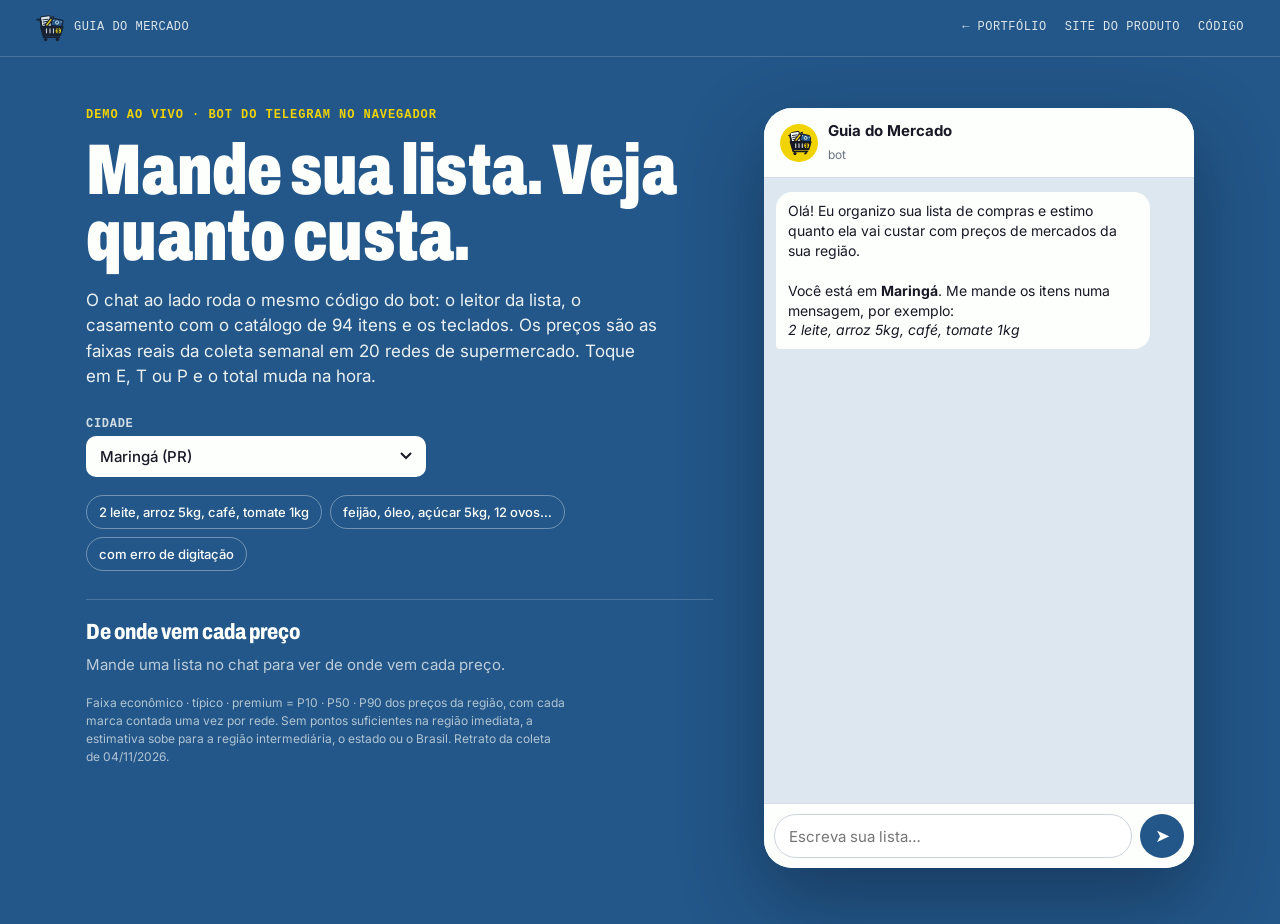
<file: demo/guia-do-mercado/index.html>
<!doctype html>
<html lang="pt-BR">
<head>
<meta charset="utf-8">
<meta name="viewport" content="width=device-width, initial-scale=1">
<title>Guia do Mercado · Demo</title>
<meta name="description" content="Teste o bot do Guia do Mercado no navegador: mande uma lista e veja a faixa de preço dos mercados da região, com dados reais da coleta.">
<meta name="theme-color" content="#235789">
<link rel="icon" href="favicon.svg" type="image/svg+xml">
<link rel="preconnect" href="https://fonts.googleapis.com">
<link rel="preconnect" href="https://fonts.gstatic.com" crossorigin>
<link href="https://fonts.googleapis.com/css2?family=Archivo:wdth,wght@62..125,100..900&family=Inter:wght@400;500;600;700&display=swap" rel="stylesheet">
<style>
  :root {
    --azul: #235789;
    --azul-fundo: #1B4670;
    --tinta: #161925;
    --papel: #FDFFFC;
    --amarelo: #F1D302;
    --vermelho: #C1292E;
    --cinza: #E9ECEF;
    --cinza-hover: #DCE1E6;
    --texto: #3B3F4A;
    --mono: ui-monospace, SFMono-Regular, Consolas, "Liberation Mono", Menlo, monospace;
  }
  * { box-sizing: border-box; }
  html, body { height: 100%; }
  body {
    margin: 0;
    background: var(--azul);
    color: var(--papel);
    font: 15px/1.5 Inter, system-ui, sans-serif;
    -webkit-font-smoothing: antialiased;
  }
  a { color: inherit; }
  :focus-visible { outline: 2px solid var(--amarelo); outline-offset: 2px; }

  .topo {
    display: flex; align-items: center; justify-content: space-between; gap: 16px;
    padding: 14px clamp(16px, 3vw, 36px);
    border-bottom: 1px solid rgba(255,255,255,.16);
    font: 500 12px/1.3 var(--mono); letter-spacing: .04em; text-transform: uppercase;
  }
  .topo nav { display: flex; gap: 18px; flex-wrap: wrap; }
  .topo a { text-decoration: none; opacity: .85; }
  .topo a:hover { opacity: 1; text-decoration: underline; }
  .marca { display: flex; align-items: center; gap: 10px; }
  .marca img { width: 28px; height: 28px; }

  main {
    display: grid; grid-template-columns: minmax(0, 1fr) 430px; gap: clamp(24px, 4vw, 64px);
    max-width: 1180px; margin: 0 auto; padding: clamp(24px, 4vw, 56px) clamp(16px, 3vw, 36px) 56px;
  }
  .rotulo { font: 600 12px/1.3 var(--mono); letter-spacing: .08em; text-transform: uppercase; color: var(--amarelo); }
  h1 {
    margin: 14px 0 18px;
    font-family: Archivo, sans-serif; font-stretch: 72%; font-weight: 900;
    font-size: clamp(40px, 5.6vw, 72px); line-height: .92; letter-spacing: -.01em;
  }
  .intro { max-width: 52ch; margin: 0 0 28px; font-size: 17px; opacity: .92; }

  .controles { display: grid; gap: 18px; margin-bottom: 28px; }
  .campo { display: grid; gap: 6px; max-width: 340px; }
  .campo span { font: 600 12px/1 var(--mono); letter-spacing: .06em; text-transform: uppercase; opacity: .8; }
  select {
    appearance: none; padding: 11px 40px 11px 14px; border: 0; border-radius: 10px;
    background: var(--papel) url("data:image/svg+xml,%3Csvg xmlns='http://www.w3.org/2000/svg' width='12' height='8'%3E%3Cpath d='M1 1l5 5 5-5' fill='none' stroke='%23161925' stroke-width='2'/%3E%3C/svg%3E") no-repeat right 14px center;
    color: var(--tinta); font: 500 15px Inter, sans-serif;
  }
  .exemplos { display: flex; flex-wrap: wrap; gap: 8px; }
  .exemplos button {
    padding: 8px 12px; border: 1px solid rgba(255,255,255,.35); border-radius: 999px;
    background: transparent; color: var(--papel); font: 500 13px Inter, sans-serif; cursor: pointer;
    transition: background-color .2s, color .2s, border-color .2s;
  }
  .exemplos button:hover { background: var(--amarelo); border-color: var(--amarelo); color: var(--tinta); }

  .origem { border-top: 1px solid rgba(255,255,255,.18); padding-top: 20px; }
  .origem header { display: flex; justify-content: space-between; align-items: baseline; gap: 12px; margin-bottom: 10px; }
  .origem h2 { margin: 0; font: 800 22px/1.1 Archivo, sans-serif; font-stretch: 80%; }
  .origem .total { font: 700 15px var(--mono); color: var(--amarelo); }
  .origem ul { list-style: none; margin: 0; padding: 0; display: grid; gap: 2px; }
  .origem li {
    display: grid; grid-template-columns: minmax(0, 1fr) auto; gap: 0 14px; padding: 9px 0;
    border-bottom: 1px solid rgba(255,255,255,.1); animation: entra .35s ease-out both;
  }
  .origem li span { font-weight: 600; }
  .origem li small { grid-column: 1; opacity: .7; font-size: 12px; }
  .origem li b { grid-row: 1 / span 2; grid-column: 2; align-self: center; font: 500 12px var(--mono); opacity: .9; }
  .origem .vazio { margin: 0; opacity: .7; }
  .nota { margin: 18px 0 0; font-size: 12px; opacity: .65; max-width: 60ch; }

  /* ------------------------------------------------------------ Telegram */
  .tg {
    position: sticky; top: 24px;
    display: flex; flex-direction: column; height: min(760px, calc(100vh - 48px));
    border-radius: 28px; overflow: hidden; background: #DCE7EF; color: var(--tinta);
    box-shadow: 0 30px 80px rgba(10, 25, 45, .45);
  }
  .tg__topo { display: flex; align-items: center; gap: 10px; padding: 12px 16px; background: var(--papel); border-bottom: 1px solid #D5DCE3; }
  .tg__topo img { width: 38px; height: 38px; border-radius: 50%; background: var(--amarelo); padding: 6px; }
  .tg__topo b { display: block; font-size: 15px; }
  .tg__topo small { color: #6A7682; font-size: 12px; }
  .tg__feed { flex: 1; overflow-y: auto; display: flex; flex-direction: column; gap: 8px; padding: 14px 12px; scroll-behavior: smooth; }
  .msg { max-width: 92%; padding: 9px 12px; border-radius: 16px; font-size: 14px; line-height: 1.42; animation: entra .28s ease-out both; }
  .msg--eu { align-self: flex-end; background: var(--tinta); color: var(--papel); border-bottom-right-radius: 4px; }
  .msg--bot { align-self: flex-start; background: var(--papel); border-bottom-left-radius: 4px; width: 92%; }
  .msg--editada { animation: pisca .45s ease-out; }
  .msg--digitando { width: auto; display: flex; gap: 4px; padding: 12px 14px; }
  .msg--digitando span { width: 7px; height: 7px; border-radius: 50%; background: #9AA5B1; animation: pula 1s infinite; }
  .msg--digitando span:nth-child(2) { animation-delay: .15s; }
  .msg--digitando span:nth-child(3) { animation-delay: .3s; }
  .tg__teclado { display: grid; gap: 4px; margin-top: 10px; }
  .tg__linha { display: flex; gap: 4px; }
  .tecla {
    flex: 1 1 0; min-width: 0; padding: 8px 6px; border: 0; border-radius: 10px;
    background: var(--cinza); color: var(--texto); font: 500 12.5px/1.25 Inter, sans-serif;
    text-align: center; text-decoration: none; cursor: pointer; overflow: hidden; text-overflow: ellipsis;
    transition: background-color .2s, color .2s, transform .12s;
  }
  .tecla:hover { background: var(--cinza-hover); }
  .tecla:active { transform: scale(.97); }
  .tecla--escolhida { background: var(--amarelo); color: var(--tinta); font-weight: 700; }
  .tecla--escolhida:hover { background: #E2C600; }
  .tg__linha .tecla:only-child { flex-basis: 100%; }
  .tg__linha .tecla[data-cb^="d:"] { flex: 0 0 44px; }
  .tg__linha .tecla[data-cb^="a:"] { text-align: left; padding-left: 10px; }
  .tg__entrada { display: flex; gap: 8px; padding: 10px; background: var(--papel); border-top: 1px solid #D5DCE3; }
  .tg__entrada input {
    flex: 1; min-width: 0; padding: 11px 14px; border: 1px solid #CBD3DB; border-radius: 999px;
    font: 15px Inter, sans-serif; color: var(--tinta); background: #fff;
  }
  .tg__entrada button {
    flex: 0 0 44px; height: 44px; border: 0; border-radius: 50%; background: var(--azul); color: #fff;
    font-size: 18px; cursor: pointer;
  }

  @keyframes entra { from { opacity: 0; transform: translateY(6px); } }
  @keyframes pisca { 0% { box-shadow: 0 0 0 3px var(--amarelo); } 100% { box-shadow: 0 0 0 0 transparent; } }
  @keyframes pula { 0%, 60%, 100% { transform: translateY(0); opacity: .5; } 30% { transform: translateY(-4px); opacity: 1; } }
  @media (prefers-reduced-motion: reduce) { *, *::before, *::after { animation: none !important; transition: none !important; } }

  @media (max-width: 920px) {
    main { grid-template-columns: 1fr; }
    .tg { position: relative; top: 0; height: 640px; order: -1; }
    .topo nav a:not(:first-child):not(:last-child) { display: none; }
  }
</style>
</head>
<body>
<header class="topo">
  <a class="marca" href="https://guilhermerissondev.github.io/guia-do-mercado/"><img src="logo.svg" alt=""> Guia do Mercado</a>
  <nav>
    <a href="https://guilhermerissondev.github.io/#projetos">← Portfólio</a>
    <a href="https://guilhermerissondev.github.io/guia-do-mercado/">Site do produto</a>
    <a href="https://github.com/guilhermerissondev/guia-do-mercado">Código</a>
  </nav>
</header>
<main>
  <section>
    <div class="rotulo">Demo ao vivo · bot do Telegram no navegador</div>
    <h1>Mande sua lista. Veja quanto custa.</h1>
    <p class="intro">O chat ao lado roda o mesmo código do bot: o leitor da lista, o casamento com o catálogo de 94 itens e os teclados. Os preços são as faixas reais da coleta semanal em 20 redes de supermercado. Toque em E, T ou P e o total muda na hora.</p>
    <div class="controles">
      <label class="campo"><span>Cidade</span><select data-cidade></select></label>
      <div class="exemplos" aria-label="Exemplos de lista">
        <button type="button" data-exemplo="2 leite, arroz 5kg, café, tomate 1kg">2 leite, arroz 5kg, café, tomate 1kg</button>
        <button type="button" data-exemplo="feijão, óleo, açúcar 5kg, 12 ovos, macarrão">feijão, óleo, açúcar 5kg, 12 ovos…</button>
        <button type="button" data-exemplo="file de frando 1kg, batata 2kg, cebola">com erro de digitação</button>
      </div>
    </div>
    <div class="origem">
      <header><h2>De onde vem cada preço</h2><span class="total" data-total></span></header>
      <ul data-origem></ul>
      <p class="nota">Faixa econômico · típico · premium = P10 · P50 · P90 dos preços da região, com cada marca contada uma vez por rede. Sem pontos suficientes na região imediata, a estimativa sobe para a região intermediária, o estado ou o Brasil. Retrato da coleta de <span data-coleta></span>.</p>
    </div>
  </section>
  <section class="tg" aria-label="Conversa com o bot">
    <div class="tg__topo"><img src="logo.svg" alt=""><div><b>Guia do Mercado</b><small>bot</small></div></div>
    <div class="tg__feed" aria-live="polite"></div>
    <form class="tg__entrada">
      <input type="text" placeholder="Escreva sua lista…" aria-label="Mensagem" autocomplete="off">
      <button type="submit" aria-label="Enviar">➤</button>
    </form>
  </section>
</main>
<script src="app.js"></script>
</body>
</html>
</file>
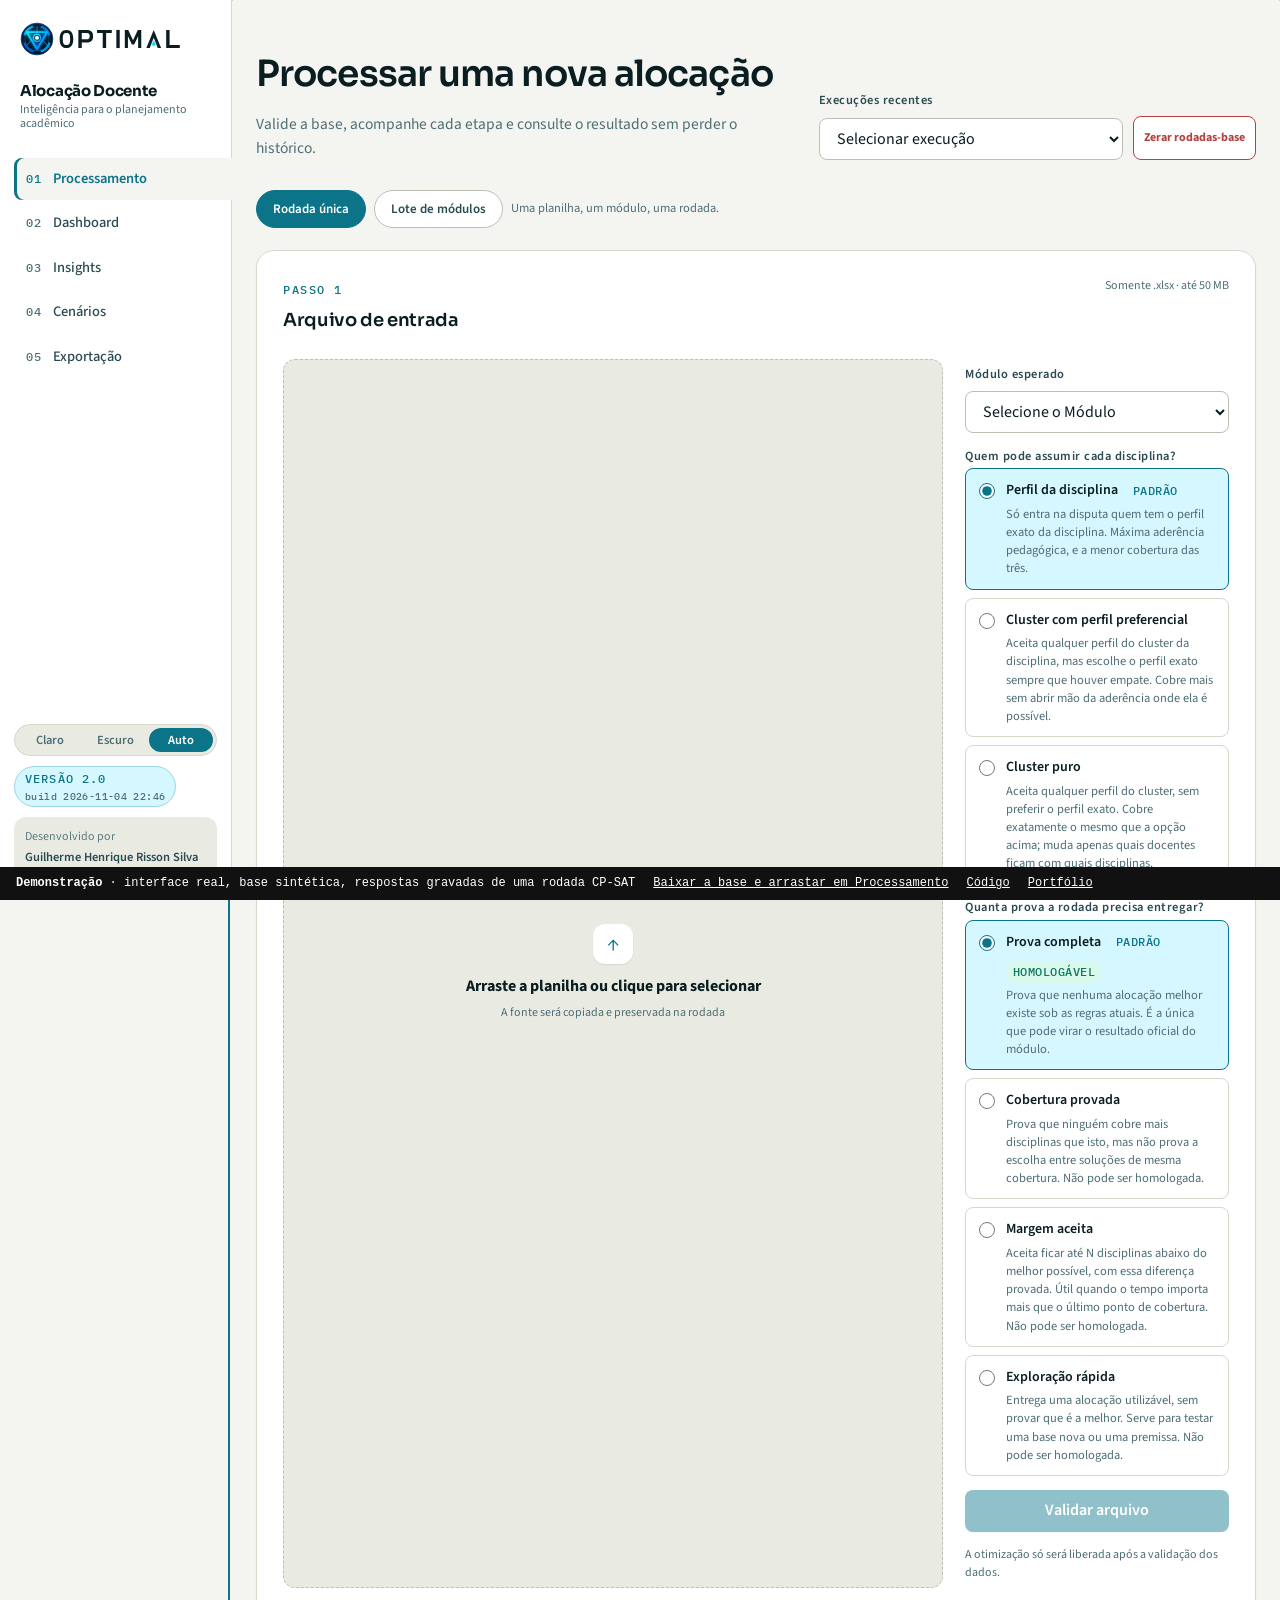
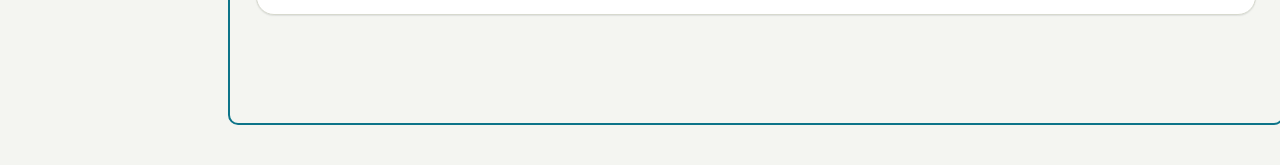
<file: demo/teacher-allocation/index.html>
<!doctype html>
<html lang="pt-BR">
  <head>
    <meta charset="UTF-8" />
    <script src="./demo.js"></script>
    <meta name="viewport" content="width=device-width, initial-scale=1.0" />
    <meta name="theme-color" media="(prefers-color-scheme: light)" content="#f4f5f1" />
    <meta name="theme-color" media="(prefers-color-scheme: dark)" content="#061c21" />
    <title>Alocação Docente 2.0</title>
    <script type="module" crossorigin src="./assets/index-BoW06qgH.js"></script>
    <link rel="stylesheet" crossorigin href="./assets/index-DS57DpuG.css">
  </head>
  <body>
    <div id="root"></div>
  </body>
</html>
</file>
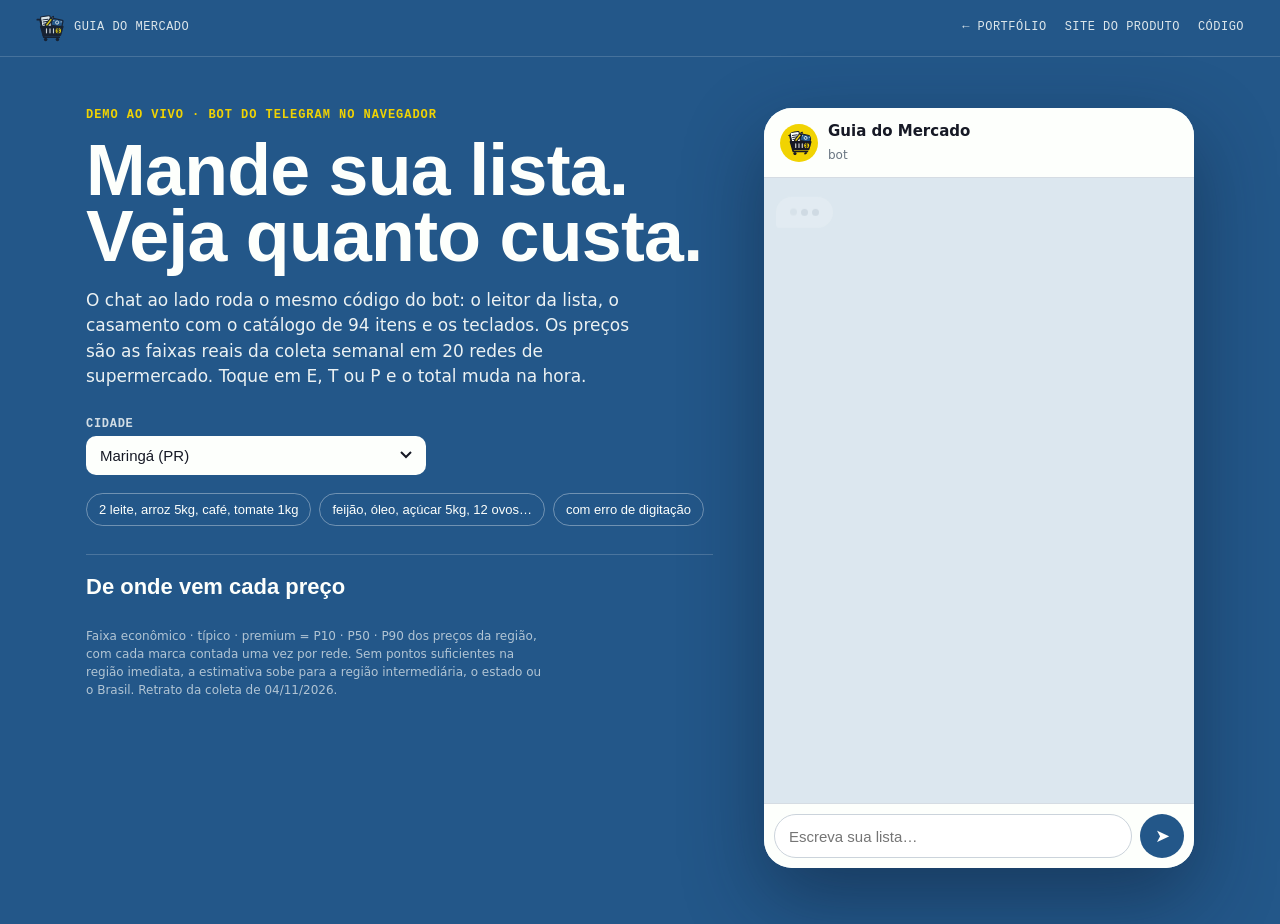
<file: feat/guia-do-mercado.html>
<!doctype html>
<html lang="pt-BR">
<head>
<meta charset="utf-8">
<meta name="viewport" content="width=device-width, initial-scale=1">
<title>Guia do Mercado</title>
<meta name="description" content="Bot de Telegram que monta a lista de compras com a faixa de preço de 20 redes em 508 regiões. Teste a demo no navegador.">
<meta property="og:title" content="Guia do Mercado">
<meta property="og:description" content="Bot de Telegram que monta a lista de compras com a faixa de preço de 20 redes em 508 regiões. Teste a demo no navegador.">
<meta property="og:type" content="website">
<meta property="og:url" content="https://guilhermerissondev.github.io/feat/guia-do-mercado.html">
<meta property="og:image" content="https://guilhermerissondev.github.io/og/guia-do-mercado.png">
<meta property="og:image:width" content="1200">
<meta property="og:image:height" content="630">
<meta name="twitter:card" content="summary_large_image">
<meta name="twitter:image" content="https://guilhermerissondev.github.io/og/guia-do-mercado.png">
<meta http-equiv="refresh" content="0;url=https://guilhermerissondev.github.io/demo/guia-do-mercado/">
<link rel="canonical" href="https://guilhermerissondev.github.io/demo/guia-do-mercado/">
</head>
<body style="font-family:system-ui;padding:2rem">
<p><strong>Guia do Mercado</strong></p>
<p>Bot de Telegram que monta a lista de compras com a faixa de preço de 20 redes em 508 regiões. Teste a demo no navegador.</p>
<p><a href="https://guilhermerissondev.github.io/demo/guia-do-mercado/">Abrir →</a></p>
</body>
</html>
</file>
<file: demo/teacher-allocation/assets/index-DS57DpuG.css>
@font-face{font-family:Sora;font-style:normal;font-weight:500 700;font-display:swap;src:url(./sora-var-latin-BUlRykrX.woff2) format("woff2");unicode-range:U+0000-00FF,U+0131,U+0152-0153,U+02BB-02BC,U+02C6,U+02DA,U+02DC,U+0304,U+0308,U+0329,U+2000-206F,U+20AC,U+2122,U+2191,U+2193,U+2212,U+2215,U+FEFF,U+FFFD}@font-face{font-family:Sora;font-style:normal;font-weight:500 700;font-display:swap;src:url(./sora-var-latin-ext-rqDZ1P7Z.woff2) format("woff2");unicode-range:U+0100-02BA,U+02BD-02C5,U+02C7-02CC,U+02CE-02D7,U+02DD-02FF,U+0304,U+0308,U+0329,U+1D00-1DBF,U+1E00-1E9F,U+1EF2-1EFF,U+2020,U+20A0-20AB,U+20AD-20C0,U+2113,U+2C60-2C7F,U+A720-A7FF}@font-face{font-family:"Source Sans 3";font-style:normal;font-weight:400 700;font-display:swap;src:url(./source-sans-3-var-latin-BqRLTx4X.woff2) format("woff2");unicode-range:U+0000-00FF,U+0131,U+0152-0153,U+02BB-02BC,U+02C6,U+02DA,U+02DC,U+0304,U+0308,U+0329,U+2000-206F,U+20AC,U+2122,U+2191,U+2193,U+2212,U+2215,U+FEFF,U+FFFD}@font-face{font-family:"Source Sans 3";font-style:normal;font-weight:400 700;font-display:swap;src:url(./source-sans-3-var-latin-ext-C8iNium2.woff2) format("woff2");unicode-range:U+0100-02BA,U+02BD-02C5,U+02C7-02CC,U+02CE-02D7,U+02DD-02FF,U+0304,U+0308,U+0329,U+1D00-1DBF,U+1E00-1E9F,U+1EF2-1EFF,U+2020,U+20A0-20AB,U+20AD-20C0,U+2113,U+2C60-2C7F,U+A720-A7FF}@font-face{font-family:IBM Plex Mono;font-style:normal;font-weight:500;font-display:swap;src:url(./ibm-plex-mono-500-latin-DSY6xOcd.woff2) format("woff2");unicode-range:U+0000-00FF,U+0131,U+0152-0153,U+02BB-02BC,U+02C6,U+02DA,U+02DC,U+0304,U+0308,U+0329,U+2000-206F,U+20AC,U+2122,U+2191,U+2193,U+2212,U+2215,U+FEFF,U+FFFD}@font-face{font-family:IBM Plex Mono;font-style:normal;font-weight:500;font-display:swap;src:url(./ibm-plex-mono-500-latin-ext-CAhNIIs5.woff2) format("woff2");unicode-range:U+0100-02BA,U+02BD-02C5,U+02C7-02CC,U+02CE-02D7,U+02DD-02FF,U+0304,U+0308,U+0329,U+1D00-1DBF,U+1E00-1E9F,U+1EF2-1EFF,U+2020,U+20A0-20AB,U+20AD-20C0,U+2113,U+2C60-2C7F,U+A720-A7FF}:root{color-scheme:light dark;--ground: #f4f5f1;--paper: #ffffff;--surface: #ffffff;--surface-sunken: #e9ebe3;--surface-raised: #ffffff;--line: #d7d9ce;--line-strong: #bcbfb1;--grid: #e9ebe3;--ink: #0a1d21;--ink-soft: #2a4a52;--muted: #4e6e76;--faint: #506e74;--on-accent: #ffffff;--on-dark: #d7d9ce;--on-dark-muted: #afbdb4;--brand-primary: #0c7489;--brand-dark: #13505b;--brand-accent: #57cbd2;--accent: #0c7489;--accent-wash: #d5f7ff;--accent-edge: #9ad6e3;--accent-deep: #005a6e;--series-1: #007a99;--series-2: #e07a26;--info: #0c7489;--info-soft: #d5f7ff;--success: #0d785c;--success-soft: #d8f9ec;--warning: #985b00;--warning-soft: #ffecd6;--critical: #b5413e;--critical-soft: #ffe7e3;--neutral: #4e6e76;--neutral-soft: #e9ebe3;--shadow-sm: 0 1px 2px rgba(14, 29, 44, .06), 0 1px 1px rgba(14, 29, 44, .04);--shadow-md: 0 2px 4px rgba(14, 29, 44, .04), 0 8px 20px rgba(14, 29, 44, .06);--shadow-lg: 0 4px 8px rgba(14, 29, 44, .05), 0 20px 48px rgba(14, 29, 44, .1);--shadow: var(--shadow-sm);--ring: rgba(12, 116, 137, .3);--r-sm: 8px;--r-md: 12px;--r-lg: 18px;--r-pill: 999px;--ease: cubic-bezier(.2, .7, .3, 1);--dur: .2s;--font-display: "Sora", "Segoe UI", system-ui, sans-serif;--font-body: "Source Sans 3", "Segoe UI", system-ui, sans-serif;--font-mono: "IBM Plex Mono", ui-monospace, "Cascadia Mono", monospace;--rail-w: 232px}@media(prefers-color-scheme:dark){:root:not([data-theme=light]){--ground: #061c21;--paper: #0d2e35;--surface: #0d2e35;--surface-sunken: #04161a;--surface-raised: #123c45;--line: #1d4c56;--line-strong: #2c6470;--grid: #153841;--ink: #d7d9ce;--ink-soft: #b7c0b8;--muted: #93a8a6;--faint: #8ea4a5;--on-accent: #04161a;--on-dark: #d7d9ce;--on-dark-muted: #afbdb4;--brand-primary: #32afb6;--brand-dark: #040404;--brand-accent: #5fd0d6;--accent: #32afb6;--accent-wash: #00272a;--accent-edge: #245f68;--accent-deep: #56ccd3;--series-1: #119da4;--series-2: #ce7728;--info: #32afb6;--info-soft: #00272a;--success: #46b391;--success-soft: #00281c;--warning: #d59a3f;--warning-soft: #2e1c01;--critical: #ee7f7a;--critical-soft: #351614;--neutral: #93a8a6;--neutral-soft: #04161a;--shadow-sm: 0 1px 2px rgba(0, 0, 0, .5);--shadow-md: 0 2px 6px rgba(0, 0, 0, .45), 0 10px 26px rgba(0, 0, 0, .35);--shadow-lg: 0 6px 14px rgba(0, 0, 0, .5), 0 24px 56px rgba(0, 0, 0, .45);--ring: rgba(50, 175, 182, .38)}}:root[data-theme=dark]{color-scheme:dark;--ground: #061c21;--paper: #0d2e35;--surface: #0d2e35;--surface-sunken: #04161a;--surface-raised: #123c45;--line: #1d4c56;--line-strong: #2c6470;--grid: #153841;--ink: #d7d9ce;--ink-soft: #b7c0b8;--muted: #93a8a6;--faint: #8ea4a5;--on-accent: #04161a;--on-dark: #d7d9ce;--on-dark-muted: #afbdb4;--brand-primary: #32afb6;--brand-dark: #040404;--brand-accent: #5fd0d6;--accent: #32afb6;--accent-wash: #00272a;--accent-edge: #245f68;--accent-deep: #56ccd3;--series-1: #119da4;--series-2: #ce7728;--info: #32afb6;--info-soft: #00272a;--success: #46b391;--success-soft: #00281c;--warning: #d59a3f;--warning-soft: #2e1c01;--critical: #ee7f7a;--critical-soft: #351614;--neutral: #93a8a6;--neutral-soft: #04161a;--shadow-sm: 0 1px 2px rgba(0, 0, 0, .5);--shadow-md: 0 2px 6px rgba(0, 0, 0, .45), 0 10px 26px rgba(0, 0, 0, .35);--shadow-lg: 0 6px 14px rgba(0, 0, 0, .5), 0 24px 56px rgba(0, 0, 0, .45);--ring: rgba(50, 175, 182, .38)}:root[data-theme=light]{color-scheme:light}*{box-sizing:border-box}html{color-scheme:inherit}body{margin:0;min-width:320px;min-height:100vh;overflow-x:hidden;background:var(--ground);color:var(--ink);font-family:var(--font-body);font-size:16px;line-height:1.55;font-synthesis:none;-webkit-font-smoothing:antialiased}h1,h2,h3,h4{font-family:var(--font-display);text-wrap:balance;letter-spacing:-.015em}button,input,select{font:inherit}button,a{-webkit-tap-highlight-color:transparent}button:focus-visible,a:focus-visible,input:focus-visible,select:focus-visible,summary:focus-visible,[tabindex]:focus-visible,.dropzone:focus-within{outline:2px solid var(--accent);outline-offset:2px;border-radius:6px}table,.kpi-card strong,.validation-summary strong,.pagination,.job-meta{font-variant-numeric:tabular-nums}.sr-only{position:absolute!important;width:1px!important;height:1px!important;padding:0!important;margin:-1px!important;overflow:hidden!important;clip:rect(0,0,0,0)!important;white-space:nowrap!important;border:0!important}.skip-link{position:fixed;top:10px;left:12px;z-index:1000;padding:10px 14px;color:var(--on-accent);background:var(--accent);border-radius:var(--r-sm);transform:translateY(-150%);transition:transform .12s var(--ease)}.skip-link:focus{transform:translateY(0)}.app-shell{min-height:100vh;display:grid;grid-template-columns:var(--rail-w) minmax(0,1fr);grid-template-areas:"rail main";background:var(--ground)}.topbar{grid-area:rail;position:sticky;top:0;align-self:start;height:100vh;display:flex;flex-direction:column;gap:26px;padding:22px 14px;background:var(--surface);border-right:1px solid var(--line);color:var(--ink)}.optimal-logo-container{display:flex;align-items:center;height:40px;flex:0 0 auto;padding:0 6px}.optimal-logo-svg{height:100%;width:auto}.brand-divider{display:none}.brand-copy{display:flex;flex-direction:column;line-height:1.2;padding:0 6px}.brand-copy strong{font:700 15px/1.2 var(--font-display);letter-spacing:-.02em;color:var(--ink)}.brand-copy span{color:var(--muted);font-size:12px;margin-top:3px}.header-meta{margin-top:auto;display:flex;flex-direction:column;align-items:stretch;gap:10px}.environment-badge{align-self:flex-start;padding:3px 10px;border:1px solid var(--accent-edge);border-radius:var(--r-pill);color:var(--accent);background:var(--accent-wash);font:500 11.5px/1.6 var(--font-mono);letter-spacing:.1em}.developer-credit{display:flex;flex-direction:column;gap:1px;padding:11px;border-radius:var(--r-md);background:var(--surface-sunken);font-size:12px;color:var(--muted)}.developer-credit span{opacity:.9}.developer-credit strong{color:var(--ink-soft);font-weight:600;font-size:12.5px}.theme-switch{display:inline-flex;gap:2px;padding:3px;background:var(--surface-sunken);border:1px solid var(--line);border-radius:var(--r-pill)}.theme-switch button{flex:1;padding:6px 8px;border:0;border-radius:var(--r-pill);cursor:pointer;background:transparent;color:var(--muted);font:600 12.5px/1 var(--font-body);transition:background var(--dur) var(--ease),color var(--dur) var(--ease)}.theme-switch button:hover{color:var(--ink)}.theme-switch button[aria-pressed=true]{background:var(--accent);color:var(--on-accent)}.main-nav{display:flex;flex-direction:column;gap:2px;padding:0;background:transparent;border-bottom:0;overflow:visible}.main-nav a{min-width:0;display:flex;align-items:center;gap:11px;padding:10px 12px;border-bottom:0;border-radius:var(--r-sm);color:var(--muted);text-decoration:none;font-weight:500;font-size:14.5px;white-space:nowrap;transition:background var(--dur) var(--ease),color var(--dur) var(--ease)}.main-nav a:hover{color:var(--ink);background:var(--surface-sunken)}.main-nav a.active{color:var(--accent);background:var(--accent-wash);font-weight:600;border-bottom-color:transparent}.nav-number{color:var(--faint);font:500 11.5px/1 var(--font-mono);letter-spacing:.1em}@media(max-width:900px){.app-shell{grid-template-columns:minmax(0,1fr);grid-template-areas:"rail" "main"}.topbar{height:auto;position:static;flex-direction:row;align-items:center;gap:14px;padding:12px 16px;border-right:0;border-bottom:1px solid var(--line);overflow-x:auto}.main-nav{flex-direction:row}.brand-copy span,.developer-credit{display:none}.header-meta{margin-top:0;margin-left:auto;flex-direction:row;align-items:center}}.page-container,.page-stack{width:min(1380px,calc(100% - 40px));margin:0 auto;padding:36px 0 72px}.page-heading,.page-header{display:flex;justify-content:space-between;align-items:flex-end;gap:28px;margin-bottom:30px}.page-heading>*,.page-header>*{min-width:0}.page-heading h1,.page-header h1,.section-title h2,.scenario-card h2,.empty-state h2{color:var(--ink)}.page-heading h1,.page-header h1{margin:4px 0 8px;font-size:clamp(28px,4vw,42px);letter-spacing:-.045em}.page-heading p,.page-header p{max-width:690px;margin:0;color:var(--muted);font-size:16px}.page-heading-actions,.page-header-actions{display:flex;align-items:flex-end;justify-content:flex-end;gap:10px;min-width:0}.eyebrow,.step-kicker{color:var(--accent)!important;font-size:11.5px!important;font-weight:800;letter-spacing:.15em;text-transform:uppercase}.panel{background:var(--paper);border:1px solid var(--line);border-radius:18px;box-shadow:var(--shadow);padding:clamp(20px,3vw,32px);margin-bottom:24px}.section-title{display:flex;align-items:flex-start;justify-content:space-between;gap:20px;margin-bottom:24px}.section-title h2{margin:5px 0 0;font-size:20px;letter-spacing:-.025em}.muted{color:var(--muted);font-size:12px}.compact-field,.field{display:flex;flex-direction:column;gap:7px}.compact-field{min-width:min(330px,100%)}.compact-field select,.field select{width:100%;max-width:100%}.compact-field span,.field span{color:var(--ink-soft);font-size:12px;font-weight:700;text-transform:uppercase;letter-spacing:.08em}select,input[type=number],input[type=text],input[type=search],.table-toolbar input{min-height:44px;padding:0 12px;color:var(--ink);background:var(--surface);border:1px solid var(--line-strong);border-radius:9px}.upload-grid{display:grid;grid-template-columns:minmax(0,2fr) minmax(220px,.8fr);gap:22px;align-items:stretch}.dropzone{display:flex;flex-direction:column;align-items:center;justify-content:center;padding:24px;border:1.5px dashed var(--line-strong);border-radius:14px;cursor:pointer;background:var(--surface-sunken);text-align:center;transition:.16s ease}.dropzone:hover,.dropzone.has-file{border-color:var(--brand-primary);background:var(--info-soft)}.dropzone input{position:absolute;opacity:0;pointer-events:none}.dropzone strong{margin:10px 0 5px;color:var(--ink)}.dropzone span:last-child{color:var(--muted);font-size:12px}.upload-icon{width:42px;height:42px;display:grid;place-items:center;color:var(--accent);background:var(--accent-wash);border-radius:50%;font-size:22px}.upload-actions{padding:6px 0;display:flex;flex-direction:column;justify-content:center;gap:14px}.upload-actions p{margin:0;color:var(--muted);font-size:12px;line-height:1.5}.button{min-height:42px;display:inline-flex;align-items:center;justify-content:center;padding:0 17px;border:1px solid transparent;border-radius:9px;font-weight:700;text-decoration:none;cursor:pointer}.button.primary{color:var(--on-accent);background:var(--accent)}.button.primary:hover:not(:disabled){background:var(--brand-dark)}.button.secondary{color:var(--ink);background:var(--surface);border-color:var(--line-strong)}.button:disabled{opacity:.45;cursor:not-allowed}.alert{padding:14px 18px;border-radius:10px;margin-bottom:20px}.alert.error{color:var(--critical);background:var(--critical-soft);border:1px solid var(--critical)}.status-badge,.severity,.allocation-status,.phase-badge{display:inline-flex;align-items:center;padding:6px 10px;border-radius:999px;font-size:11.5px;font-weight:800;letter-spacing:.06em;text-transform:uppercase;white-space:nowrap}.status-badge.aprovado,.allocation-status.alocada{color:var(--success);background:var(--success-soft)}.status-badge.aprovado_com_ressalvas{color:var(--warning);background:var(--warning-soft)}.status-badge.reprovado,.allocation-status.nao_alocada{color:var(--critical);background:var(--critical-soft)}.status-badge.running{color:var(--info);background:var(--info-soft)}.phase-badge{color:var(--warning);background:var(--warning-soft)}.severity{padding:4px 7px}.severity.alta,.severity.crítica{color:var(--critical);background:var(--critical-soft)}.severity.média{color:var(--warning);background:var(--warning-soft)}.severity.baixa{color:var(--info);background:var(--surface-sunken)}.validation-summary{display:grid;grid-template-columns:repeat(3,1fr);border:1px solid var(--line);border-radius:12px;margin-bottom:22px}.validation-summary div{display:flex;flex-direction:column;padding:18px;border-right:1px solid var(--line)}.validation-summary div:last-child{border-right:0}.validation-summary strong{color:var(--ink);font:700 25px Segoe UI,sans-serif}.validation-summary span{color:var(--muted);font-size:12px}.validation-actions{display:flex;align-items:center;gap:14px;margin-top:20px}.validation-actions .button:last-child{margin-left:auto}.confirmation{display:flex;align-items:center;gap:8px;color:var(--ink-soft);font-size:13px}.confirmation input{accent-color:var(--accent)}.table-wrap{width:100%;overflow-x:auto;border:1px solid var(--line);border-radius:11px}.table-wrap.discipline-gaps-table{max-height:720px;overflow-y:auto;scrollbar-gutter:stable}.discipline-gaps-table thead th{position:sticky;top:0;z-index:2;box-shadow:0 1px 0 var(--line)}table{width:100%;border-collapse:collapse;font-size:13px}th{padding:12px 14px;color:var(--muted);background:var(--surface-sunken);border-bottom:1px solid var(--line);text-align:left;font-size:11.5px;text-transform:uppercase;letter-spacing:.08em}td{padding:13px 14px;border-bottom:1px solid var(--surface-sunken);vertical-align:top}tbody tr:last-child td{border-bottom:0}td strong{display:block;color:var(--ink)}td small{display:block;margin-top:4px;color:var(--muted)}.job-meta{display:flex;gap:18px;flex-wrap:wrap;color:var(--muted);font-size:12px}.job-meta span+span:before{content:"•";margin-right:18px;color:var(--faint)}.stepper{list-style:none;display:grid;grid-template-columns:repeat(5,1fr);margin:30px 0;padding:0}.stepper li{position:relative;display:flex;flex-direction:column;align-items:center;gap:8px;color:var(--faint);font-size:12px}.stepper li:before{content:"";position:absolute;top:15px;right:50%;width:100%;height:2px;background:var(--line);z-index:0}.stepper li:first-child:before{display:none}.stepper li>span{z-index:1;width:31px;height:31px;display:grid;place-items:center;border:2px solid var(--line);background:var(--surface);border-radius:50%;font-weight:700}.stepper li.done:before,.stepper li.current:before{background:var(--accent)}.stepper li.current>span{color:var(--accent);border-color:var(--accent);box-shadow:0 0 0 5px var(--accent-wash)}.process-message{display:flex;align-items:center;gap:14px;padding:15px;background:var(--surface-sunken);border-radius:10px}.process-message>span{width:9px;height:9px;flex:0 0 auto;border-radius:50%;background:var(--accent)}.process-message div{display:flex;flex-direction:column}.process-message strong{font-size:13px}.process-message small{color:var(--muted);margin-top:3px}.pulse{animation:pulse 1.4s infinite}@keyframes pulse{50%{box-shadow:0 0 0 7px var(--ring)}}.kpi-grid{display:grid;grid-template-columns:repeat(4,minmax(0,1fr));gap:14px;margin:8px 0 24px}.kpi-card{--tone: var(--neutral);--tone-soft: var(--neutral-soft);position:relative;min-height:142px;display:flex;flex-direction:column;justify-content:center;overflow:hidden;padding:20px;background:var(--surface-sunken);border:1px solid var(--line);border-radius:13px}.kpi-card:before{content:"";position:absolute;inset:0 0 auto;height:4px;background:var(--tone)}.kpi-card.tone-info{--tone: var(--info);--tone-soft: var(--info-soft)}.kpi-card.tone-success{--tone: var(--success);--tone-soft: var(--success-soft)}.kpi-card.tone-warning{--tone: var(--warning);--tone-soft: var(--warning-soft)}.kpi-card.tone-critical{--tone: var(--critical);--tone-soft: var(--critical-soft)}.kpi-card.tone-neutral{--tone: var(--neutral);--tone-soft: var(--neutral-soft)}.kpi-card>span{color:var(--muted);font-size:12px;font-weight:700;text-transform:uppercase;letter-spacing:.06em}.kpi-card.featured>span,.kpi-card.featured small{color:var(--on-dark-muted)}.kpi-card strong{margin:6px 0 5px;color:var(--ink);font:800 clamp(28px,4vw,38px) var(--font-display);letter-spacing:-.04em}.kpi-card small{color:var(--muted)}.downloads{display:flex;align-items:center;flex-wrap:wrap;gap:8px;margin:20px 0 30px;padding:14px 16px;background:var(--surface-sunken);border-radius:10px}.downloads strong{margin-right:10px;font-size:12px}.downloads a{padding:6px 9px;color:var(--accent);background:var(--surface);border:1px solid var(--line);border-radius:6px;font-size:12px;font-weight:700;text-decoration:none}.downloads .analysis-link{margin-left:auto;color:var(--on-accent);background:var(--accent);border-color:var(--accent)}.table-toolbar{display:flex;align-items:end;justify-content:space-between;gap:18px;margin:28px 0 14px}.table-toolbar h3{margin:0 0 3px;font:700 16px Segoe UI,sans-serif}.table-toolbar span{color:var(--muted);font-size:12px}.table-toolbar form{display:flex;gap:8px}.table-toolbar input{min-width:250px}.pagination{display:flex;justify-content:flex-end;align-items:center;gap:12px;margin-top:16px;font-size:12px}.pagination button{padding:7px 11px;color:var(--ink);background:var(--surface);border:1px solid var(--line-strong);border-radius:7px;cursor:pointer}.pagination button:disabled{opacity:.4;cursor:not-allowed}.confidence-strip{display:flex;flex-wrap:wrap;gap:0;margin-bottom:18px;background:var(--surface);border:1px solid var(--line);border-radius:11px}.confidence-strip>span{padding:12px 18px;color:var(--muted);font-size:12px;border-right:1px solid var(--line)}.confidence-strip>span:last-child{border-right:0}.confidence-strip strong{margin-left:6px;color:var(--info)}.confidence-strip strong.is-success{color:var(--success)}.confidence-strip strong.is-warning{color:var(--warning)}.confidence-strip strong.is-critical{color:var(--critical)}.confidence-strip strong.is-info{color:var(--info)}.dashboard-grid{display:grid;grid-template-columns:1.35fr .65fr;gap:24px}.chart-panel{min-height:330px;margin:0}.bar-chart{display:flex;flex-direction:column;gap:21px;padding-top:10px}.bar-row>div:first-child{display:flex;justify-content:space-between;gap:20px;margin-bottom:7px}.bar-row span{font-size:12px}.bar-row strong{color:var(--ink)}.bar-track{height:11px;overflow:hidden;background:var(--surface-sunken);border-radius:999px}.bar-track span{display:block;height:100%;background:var(--series-1);border-radius:inherit}.stage-comparison{display:grid;grid-template-columns:1fr 1fr;gap:12px;margin-top:35px}.stage-comparison div{min-height:130px;display:flex;flex-direction:column;justify-content:center;padding:18px;background:var(--surface-sunken);border-radius:12px}.stage-comparison span{color:var(--muted);font-size:12px}.stage-comparison strong{margin-top:7px;color:var(--ink);font:800 32px Segoe UI,sans-serif}.chart-note,.source-note{color:var(--muted);font-size:12px;line-height:1.6}.source-note{margin-top:18px;padding:12px 2px}.source-note span{margin-right:8px;color:var(--accent);font-weight:800;text-transform:uppercase;letter-spacing:.1em}.inline-link{margin-left:14px;color:var(--accent);font-weight:700;text-decoration:none}.empty-state{min-height:390px;display:flex;flex-direction:column;align-items:center;justify-content:center;text-align:center}.empty-state>span{width:58px;height:58px;display:grid;place-items:center;color:var(--accent);background:var(--accent-wash);border-radius:50%;font-size:25px}.empty-state h2{margin:18px 0 6px}.empty-state p{color:var(--muted);margin:0 0 20px}.scenario-intro{display:grid;grid-template-columns:1fr minmax(280px,.45fr);align-items:end;gap:30px}.scenario-intro h2,.comparison-preview h2{margin:6px 0;font:700 21px Segoe UI,sans-serif;color:var(--ink)}.scenario-intro p{margin:0;color:var(--muted)}.scenario-grid{display:grid;grid-template-columns:repeat(3,1fr);gap:18px;margin-bottom:24px}.scenario-card{position:relative;min-height:235px;padding:26px;background:var(--surface);border:1px solid var(--line);border-radius:16px;box-shadow:var(--shadow)}.scenario-card h2{margin:42px 0 8px;font-size:18px}.scenario-card p{color:var(--muted);font-size:13px;line-height:1.5}.scenario-number{position:absolute;top:24px;color:var(--accent);font:800 12px Segoe UI,sans-serif;letter-spacing:.12em}.field-chips{display:flex;flex-wrap:wrap;gap:6px;margin-top:18px}.field-chips span{padding:5px 7px;color:var(--ink-soft);background:var(--surface-sunken);border-radius:5px;font:700 11px monospace}.comparison-preview{display:grid;grid-template-columns:.7fr 1fr auto;align-items:center;gap:26px}.comparison-preview ul{display:grid;grid-template-columns:1fr 1fr;gap:8px 22px;margin:0;padding:0;list-style:none}.comparison-preview li{position:relative;padding-left:17px;color:var(--ink-soft);font-size:12px}.comparison-preview li:before{content:"✓";position:absolute;left:0;color:var(--accent);font-weight:800}.comparison-preview>p{grid-column:3;margin:-18px 0 0;text-align:center}.insight-kpis{grid-template-columns:repeat(3,minmax(0,1fr))}.insight-narratives{display:grid;grid-template-columns:repeat(2,minmax(0,1fr));gap:12px;margin-bottom:24px}.insight-note{min-height:112px;display:flex;gap:14px;padding:20px;background:var(--surface);border:1px solid var(--line);border-left:4px solid var(--faint);border-radius:12px}.insight-note>span{width:28px;height:28px;flex:0 0 auto;display:grid;place-items:center;color:var(--accent);background:var(--accent-wash);border-radius:50%;font-weight:900}.insight-note strong{color:var(--ink);font-size:13px}.insight-note p{margin:6px 0 0;color:var(--muted);font-size:12px;line-height:1.55}.insight-note.attention{border-left-color:var(--warning)}.insight-note.attention>span{color:var(--warning);background:var(--warning-soft)}.insight-note.critical{border-left-color:var(--critical)}.insight-note.critical>span{color:var(--critical);background:var(--critical-soft)}.insight-note.positive{border-left-color:var(--accent)}.insight-grid{display:grid;grid-template-columns:1.25fr .75fr;gap:24px;margin-bottom:24px}.insight-grid>.panel{margin:0}.teacher-bars{max-height:510px;overflow-y:auto;padding-right:8px}.teacher-bar{display:grid;grid-template-columns:minmax(210px,.7fr) 1fr;align-items:center;gap:16px;padding:9px 0;border-bottom:1px solid var(--surface-sunken)}.teacher-bar:last-child{border-bottom:0}.teacher-bar>div:first-child{min-width:0}.teacher-bar strong{display:block;overflow:hidden;color:var(--ink);font-size:12px;text-overflow:ellipsis;white-space:nowrap}.teacher-bar span{color:var(--muted);font-size:11.5px}.compact-bars{gap:14px}.compact-bars .bar-row>div:first-child strong{font-size:12px}.compact-bars .bar-row small{color:var(--muted);font-weight:500}.risk-pill{display:inline-flex;padding:5px 8px;color:var(--info);background:var(--surface-sunken);border-radius:999px;font-size:11.5px;font-weight:800;white-space:nowrap}.risk-pill.médio{color:var(--warning);background:var(--warning-soft)}.risk-pill.alto,.risk-pill.crítico{color:var(--critical);background:var(--critical-soft)}.small-panels{grid-template-columns:1fr 1fr}.stage-insight .stage-comparison{margin-top:8px}.methodology-panel h2{margin:5px 0 22px;color:var(--ink);font-size:20px}.methodology-columns{display:grid;grid-template-columns:1fr 1fr;gap:36px}.methodology-columns strong{color:var(--ink);font-size:12px}.methodology-columns ul{margin:12px 0 0;padding-left:18px;color:var(--muted);font-size:12px;line-height:1.6}.methodology-columns li+li{margin-top:7px}@media(max-width:980px){.page-heading{align-items:stretch;flex-direction:column}.upload-grid,.dashboard-grid,.scenario-intro,.insight-grid{grid-template-columns:1fr}.kpi-grid{grid-template-columns:1fr 1fr}.scenario-grid,.insight-narratives,.comparison-preview{grid-template-columns:1fr}.comparison-preview>p{grid-column:auto;margin:0}.table-toolbar{align-items:stretch;flex-direction:column}.table-toolbar form{flex-wrap:wrap}}@media(max-width:640px){.topbar{padding:0 18px}.main-nav{padding:0 8px}.main-nav a{min-width:auto;padding-inline:14px}.page-container,.page-stack{width:min(100% - 24px,1380px);padding-top:24px}.panel{border-radius:14px;padding:18px}.kpi-grid,.validation-summary,.stage-comparison{grid-template-columns:1fr}.validation-summary div{border-right:0;border-bottom:1px solid var(--line)}.validation-summary div:last-child{border-bottom:0}.validation-actions{align-items:stretch;flex-direction:column}.validation-actions .button:last-child{margin-left:0}.stepper strong{display:none}.job-meta span+span:before{display:none}.job-meta{flex-direction:column;gap:5px}.table-toolbar form{flex-direction:column}.table-toolbar input{min-width:0}.comparison-preview ul,.teacher-bar,.methodology-columns{grid-template-columns:1fr}.downloads .analysis-link{margin-left:0}}.dashboard-workspace{display:grid;grid-template-columns:250px minmax(0,1fr);gap:24px;align-items:start}.dashboard-content{min-width:0;transition:opacity .16s ease}.dashboard-workspace.is-refreshing .dashboard-content{opacity:.58}.filter-sidebar{position:sticky;top:18px;max-height:calc(100vh - 36px);margin:0;overflow-y:auto;padding:22px;box-shadow:none}.filter-heading{display:flex;align-items:center;justify-content:space-between}.filter-heading h2{margin:5px 0 0;color:var(--ink);font-size:18px}.filter-sidebar>p{margin:9px 0 20px;color:var(--muted);font-size:12px;line-height:1.5}.filter-sidebar .button{width:100%;margin-top:4px}.filter-footnote{display:flex;flex-direction:column;margin-top:20px;padding-top:17px;border-top:1px solid var(--line)}.filter-footnote strong{color:var(--accent);font-size:25px}.filter-footnote span{color:var(--muted);font-size:11.5px}.mini-spinner,.stage-spinner{border:2px solid var(--accent-edge);border-top-color:var(--accent);border-radius:50%;animation:spin .8s linear infinite}.mini-spinner{width:18px;height:18px}.multi-filter{min-width:0;margin:0 0 14px;padding:0;border:0}.multi-filter legend{margin-bottom:7px;color:var(--ink-soft);font-size:12.5px;font-weight:600;letter-spacing:.04em}.multi-filter details{position:relative}.multi-filter summary{min-height:44px;display:grid;grid-template-columns:minmax(0,1fr) auto;align-items:center;gap:8px;padding:8px 34px 8px 11px;color:var(--ink);background:var(--surface);border:1px solid var(--line-strong);border-radius:9px;cursor:pointer;list-style:none}.multi-filter summary::-webkit-details-marker{display:none}.multi-filter summary:after{content:"⌄";position:absolute;right:12px;top:11px;color:var(--neutral);font-weight:800;transition:transform .15s ease}.multi-filter details[open] summary{border-color:var(--brand-primary);box-shadow:0 0 0 2px var(--accent-wash)}.multi-filter details[open] summary:after{transform:rotate(180deg)}.multi-filter summary span{min-width:0;overflow:hidden;font-size:12px;font-weight:700;text-overflow:ellipsis;white-space:nowrap}.multi-filter summary small{color:var(--muted);font-size:11px}.multi-filter-menu{margin-top:6px;padding:9px;background:var(--surface);border:1px solid var(--line);border-radius:10px;box-shadow:0 12px 25px var(--line)}.multi-filter-search{display:block;margin-bottom:7px}.multi-filter-search input{width:100%;min-height:38px;font-size:12px}.multi-filter-clear{width:100%;padding:7px 8px;color:var(--info);text-align:left;background:var(--info-soft);border:0;border-radius:6px;font-size:11.5px;font-weight:700;cursor:pointer}.multi-filter-clear:disabled{color:var(--muted);background:var(--neutral-soft);cursor:default}.multi-filter-options{max-height:210px;margin-top:6px;overflow-y:auto;overscroll-behavior:contain}.multi-filter-options label{min-height:36px;display:flex;align-items:flex-start;gap:8px;padding:8px 6px;color:var(--ink-soft);border-radius:6px;font-size:12px;line-height:1.35;cursor:pointer}.multi-filter-options label:hover{background:var(--info-soft)}.multi-filter-options input{flex:0 0 auto;margin:1px 0 0;accent-color:var(--brand-primary)}.multi-filter-empty{margin:8px 5px;color:var(--muted);font-size:11.5px}.active-filter-strip{display:grid;grid-template-columns:auto minmax(0,1fr) auto;align-items:center;gap:12px;margin-bottom:18px;padding:11px 13px;background:var(--info-soft);border:1px solid var(--accent-edge);border-radius:11px}.active-filter-strip>strong{color:var(--accent);font-size:11.5px;letter-spacing:.06em;text-transform:uppercase}.active-filter-strip>div{display:flex;flex-wrap:wrap;gap:6px}.active-filter-strip>div button{display:inline-flex;align-items:center;gap:5px;padding:5px 7px;color:var(--ink);background:var(--surface);border:1px solid var(--accent-edge);border-radius:999px;font-size:11.5px;cursor:pointer}.active-filter-strip>div button span{color:var(--info);font-size:11px;font-weight:800;letter-spacing:.04em;text-transform:uppercase}.active-filter-strip>div button b{color:var(--muted);font-size:13px;line-height:1}.active-filter-strip .clear-all{padding:6px;color:var(--info);background:transparent;border:0;font-size:11.5px;font-weight:800;cursor:pointer}.dashboard-charts{display:grid;grid-template-columns:repeat(2,minmax(0,1fr));gap:20px}.dashboard-charts .chart-panel{min-height:370px}.section-title p{margin:5px 0 0;color:var(--muted);font-size:12px}.order-values{display:grid;grid-template-columns:repeat(3,1fr);gap:8px;margin:13px 0 8px}.order-values b{min-width:0;display:flex;align-items:center;justify-content:space-between;gap:5px;padding:9px;color:var(--muted);background:var(--surface);border:1px solid var(--line);border-radius:7px;font-size:11.5px;text-transform:uppercase}.order-values em{color:var(--ink);font-size:17px;font-style:normal}.kpi-card strong.deficit{color:var(--critical)}.kpi-card strong.surplus{color:var(--info)}.chart-legend{display:flex;justify-content:flex-end;gap:16px;margin:-8px 0 18px;color:var(--muted);font-size:11.5px}.chart-legend span{display:flex;align-items:center;gap:6px}.chart-legend i{width:9px;height:9px;border-radius:2px}.chart-legend .disciplines,.day-bars .disciplines{background:var(--series-1)}.chart-legend .teachers,.day-bars .teachers{background:var(--series-2)}.day-panel{display:flex;flex-direction:column}.day-panel .day-chart{min-height:300px;height:auto;flex:1 1 auto}.day-chart{height:220px;display:flex;align-items:flex-end;justify-content:space-around;gap:10px;padding:22px 6px 0;border-bottom:1px solid var(--line-strong)}.day-group{height:100%;flex:1;display:flex;flex-direction:column;justify-content:flex-end;align-items:center}.day-bars{width:min(64px,90%);height:calc(100% - 24px);display:flex;align-items:flex-end;justify-content:center;gap:5px}.day-bars span{position:relative;width:42%;min-height:2px;border-radius:4px 4px 0 0;transition:height .25s ease}.day-bars span:before{content:attr(data-value);position:absolute;top:-17px;left:50%;transform:translate(-50%);color:var(--ink);font-size:11px;font-weight:700}.day-group>strong{margin-top:8px;color:var(--muted);font-size:11px}.donut-layout{min-height:205px;display:grid;place-items:center}.donut-chart{width:185px;height:185px;display:grid;place-items:center;border-radius:50%}.donut-chart>div{width:112px;height:112px;display:flex;flex-direction:column;align-items:center;justify-content:center;background:var(--surface);border-radius:50%}.donut-chart strong{color:var(--ink);font-size:25px}.donut-chart span{color:var(--muted);font-size:11.5px}.donut-legend{width:100%;display:grid;gap:7px;margin:14px 0 2px}.donut-legend-row{min-width:0;display:flex;align-items:stretch;gap:6px}.donut-legend-row>div{min-width:0;flex:1 1 0;display:grid;grid-template-columns:9px minmax(0,1fr);align-content:start;column-gap:5px;padding:4px 2px;color:var(--muted);font-size:11px}.donut-legend i{width:8px;height:8px;grid-row:1 / span 2;margin-top:2px;border-radius:2px}.donut-legend span{overflow-wrap:anywhere;line-height:1.2}.donut-legend strong{grid-column:2;margin-top:2px;color:var(--ink);font-size:11px;text-align:left;white-space:nowrap}.donut-legend strong small{margin-left:2px;color:var(--muted);font-size:11px;font-weight:600}.chart-empty{min-height:210px;display:grid;place-items:center;color:var(--muted);font-size:12px}.chart-empty.state-success{color:var(--success);background:var(--success-soft);border-radius:10px}.constraint-bars .bar-track span{background:var(--series-2)}.loading-stage-panel{display:grid;grid-template-columns:auto 1fr minmax(150px,.45fr);align-items:center;gap:24px;animation:stageIn .32s ease-out}.loading-stage-panel h2{margin:5px 0;color:var(--ink);font-size:19px}.loading-stage-panel p{margin:0;color:var(--muted);font-size:12px}.loading-orbit{position:relative;width:56px;height:56px;border:2px solid var(--accent-edge);border-radius:50%;animation:spin 1.4s linear infinite}.loading-orbit span{position:absolute;width:9px;height:9px;background:var(--accent);border-radius:50%}.loading-orbit span:nth-child(1){top:-5px;left:21px}.loading-orbit span:nth-child(2){right:1px;bottom:7px}.loading-orbit span:nth-child(3){left:1px;bottom:7px;background:var(--brand-accent)}.loading-lines{display:flex;flex-direction:column;gap:8px}.loading-lines span{height:7px;background:var(--grid);border-radius:999px;animation:shimmer 1.2s ease-in-out infinite}.loading-lines span:nth-child(2){width:78%;animation-delay:.12s}.loading-lines span:nth-child(3){width:55%;animation-delay:.24s}.stage-transition{animation:stageIn .3s ease-out}.stage-spinner{width:24px!important;height:24px!important;margin-left:auto;flex:0 0 auto;background:transparent!important}.stepper li.current>span{animation:currentStep 1.35s ease-in-out infinite}@keyframes spin{to{transform:rotate(360deg)}}@keyframes stageIn{0%{opacity:0;transform:translateY(8px)}to{opacity:1;transform:translateY(0)}}@keyframes shimmer{50%{opacity:.4;transform:scaleX(.96);transform-origin:left}}@keyframes currentStep{50%{box-shadow:0 0 0 9px var(--accent-wash)}}.opportunity-grid{display:grid;grid-template-columns:repeat(auto-fit,minmax(260px,1fr));gap:14px;margin-bottom:18px}.opportunity-card{min-height:225px;display:flex;flex-direction:column;padding:20px;background:var(--surface);border:1px solid var(--line);border-top:4px solid var(--info);border-radius:13px;box-shadow:var(--shadow)}.opportunity-card .priority{display:block;margin-bottom:8px;color:var(--info);font-size:11px;font-weight:800;letter-spacing:.08em;text-transform:uppercase}.opportunity-card div>strong{color:var(--ink);font-size:14px}.opportunity-card>b{margin:20px 0 7px;color:var(--info);font-size:24px}.opportunity-card p{margin:0;color:var(--muted);font-size:12px;line-height:1.5}.opportunity-card footer{margin-top:auto;padding-top:14px;color:var(--ink-soft);border-top:1px solid var(--grid);font-size:11.5px;line-height:1.45}.opportunity-card.sev-critica{border-top-color:var(--critical)}.opportunity-card.sev-critica .priority,.opportunity-card.sev-critica>b{color:var(--critical)}.opportunity-card.sev-alta{border-top-color:var(--critical)}.opportunity-card.sev-alta .priority,.opportunity-card.sev-alta>b{color:var(--critical)}.opportunity-card.sev-media{border-top-color:var(--warning)}.opportunity-card.sev-media .priority,.opportunity-card.sev-media>b{color:var(--warning)}.opportunity-card.sev-monitorar{border-top-color:var(--info)}.opportunity-card.sev-monitorar .priority,.opportunity-card.sev-monitorar>b{color:var(--info)}.opportunity-card.sev-resolvido{border-top-color:var(--success);background:var(--success-soft)}.opportunity-card.sev-resolvido .priority,.opportunity-card.sev-resolvido>b{color:var(--success)}.opportunity-card.sev-resolvido>b{font-size:19px}.opportunity-card.sev-critica{border-top-width:6px;box-shadow:var(--shadow),inset 0 0 0 1px var(--critical)}.coverage-grid{grid-template-columns:1.35fr .65fr}.coverage-legend{display:flex;justify-content:flex-end;gap:16px;margin:-10px 0 18px;color:var(--muted);font-size:11.5px}.coverage-legend span{display:inline-flex;align-items:center;gap:6px}.coverage-legend i{width:10px;height:10px;border-radius:3px}.coverage-legend .allocated{background:var(--series-1)}.coverage-legend .unassigned{background:var(--series-2)}.coverage-bars{display:flex;flex-direction:column;gap:13px}.coverage-bars.all-courses,.coverage-bars.all-clusters,.diagnostic-bars{max-height:680px;overflow-y:auto;padding-right:9px;scrollbar-gutter:stable}.coverage-row{display:grid;grid-template-columns:minmax(190px,.8fr) 1fr 52px;align-items:center;gap:13px}.coverage-row strong{display:block;overflow:hidden;color:var(--ink);font-size:11.5px;text-overflow:ellipsis;white-space:nowrap}.coverage-row span{color:var(--muted);font-size:11px}.coverage-row>b{color:var(--ink);font-size:12px;text-align:right}.coverage-track{height:13px;display:flex;overflow:hidden;background:var(--grid);border-radius:999px}.coverage-track>span{display:block;height:100%}.coverage-track .coverage-allocated{background:var(--series-1)}.coverage-track .coverage-unassigned{background:var(--series-2);border-left:2px solid var(--surface)}.course-gap-days{display:flex;flex-wrap:wrap;align-items:center;gap:4px;margin-top:6px}.course-gap-days small{color:var(--muted);font-size:11px;font-weight:700;text-transform:uppercase}.course-gap-days em{padding:3px 6px;color:var(--warning);background:var(--warning-soft);border-radius:5px;font-size:11px;font-style:normal;font-weight:700}.course-gap-days em b{margin-left:2px;color:var(--ink)}.course-gap-days em.no-gap{color:var(--success);background:var(--success-soft)}.diagnostic-profile{margin-bottom:22px;padding:15px 16px;background:var(--info-soft);border-left:3px solid var(--info);border-radius:9px}.diagnostic-profile span{display:block;color:var(--muted);font-size:11px;font-weight:700;letter-spacing:.05em;text-transform:uppercase}.diagnostic-profile strong{display:block;margin-top:6px;color:var(--ink);font-size:12px;line-height:1.4}.diagnostic-bars{display:flex;flex-direction:column;gap:17px}.diagnostic-row>div:first-child{display:grid;grid-template-columns:20px minmax(0,1fr) auto;align-items:center;gap:8px;margin-bottom:7px}.diagnostic-row>div:first-child>span{width:20px;height:20px;display:grid;place-items:center;color:var(--info);background:var(--info-soft);border-radius:5px;font-size:11px;font-weight:800}.diagnostic-row strong{overflow:hidden;color:var(--ink);font-size:12px;text-overflow:ellipsis;white-space:nowrap}.diagnostic-row b{color:var(--ink);font-size:12px}.diagnostic-track{height:9px;overflow:hidden;background:var(--grid);border-radius:999px}.diagnostic-track span{display:block;height:100%;background:var(--warning);border-radius:inherit}.diagnostic-row p{margin:7px 0 2px;color:var(--muted);font-size:11px;line-height:1.4}.diagnostic-row p strong{color:var(--ink);font-size:inherit}.diagnostic-row>small{display:block;color:var(--muted);font-size:11px;line-height:1.4}.coverage-pill{display:inline-flex;padding:5px 8px;border-radius:999px;font-size:11.5px;font-weight:800}.coverage-pill.critical{color:var(--critical);background:var(--critical-soft)}.coverage-pill.attention{color:var(--warning);background:var(--warning-soft)}.scenario-workflow{display:grid;grid-template-columns:repeat(4,1fr);margin-bottom:24px;background:var(--surface);border:1px solid var(--line);border-radius:12px;overflow:hidden}.scenario-workflow div{display:flex;align-items:center;gap:9px;padding:15px;color:var(--muted);border-right:1px solid var(--line);font-size:11.5px}.scenario-workflow div:last-child{border-right:0}.scenario-workflow span{color:var(--faint);font-weight:800}.scenario-workflow .active{color:var(--accent);background:var(--accent-wash)}.scenario-workflow .active span{color:var(--accent)}.executive-moves{display:grid;grid-template-columns:repeat(3,1fr);gap:12px;margin-bottom:24px}.executive-moves button{min-height:120px;display:flex;align-items:flex-start;gap:14px;padding:20px;color:inherit;text-align:left;background:var(--surface);border:1px solid var(--line);border-radius:12px;cursor:pointer}.executive-moves button:hover,.executive-moves button.active{border-color:var(--accent);box-shadow:0 0 0 2px var(--accent-wash)}.executive-moves button.active{background:var(--accent-wash)}.executive-moves button>span{width:36px;height:36px;flex:0 0 auto;display:grid;place-items:center;color:var(--accent);background:var(--accent-wash);border-radius:8px;font-size:11.5px;font-weight:900}.executive-moves strong{display:block;color:var(--ink);font-size:13px}.executive-moves small{display:block;margin-top:7px;color:var(--muted);line-height:1.45}.scenario-builder-preview{display:grid;grid-template-columns:1fr minmax(250px,.45fr) auto;align-items:center;gap:28px}.scenario-builder-preview h2{margin:5px 0;color:var(--ink);font-size:21px}.scenario-builder-preview p{margin:0;color:var(--muted);font-size:12px}.impact-preview{padding:16px;background:var(--surface-sunken);border-radius:10px}.impact-preview span,.impact-preview small{display:block;color:var(--muted);font-size:11px}.impact-preview strong{display:block;margin:5px 0 8px;color:var(--ink);font-size:12px}.comparison-matrix h2{margin:5px 0 20px;color:var(--ink)}.comparison-metrics{display:grid;grid-template-columns:repeat(3,1fr);gap:10px}.comparison-metrics span{padding:13px 15px;color:var(--ink-soft);background:var(--surface-sunken);border-radius:8px;font-size:12px}.scenario-guardrails{margin-top:20px;padding:15px;border-left:3px solid var(--success);background:var(--success-soft)}.scenario-guardrails strong{color:var(--ink);font-size:12px}.scenario-guardrails p{margin:5px 0 0;color:var(--muted);font-size:11.5px}.scenario-create{margin-bottom:24px}.scenario-intro-controls{display:grid;gap:12px}.scenario-select-action{display:grid;grid-template-columns:minmax(0,1fr) auto;align-items:end;gap:9px}.scenario-reset-trigger{min-height:40px;padding:0 10px;color:var(--critical);background:var(--surface);border:1px solid var(--critical);border-radius:8px;cursor:pointer;font-size:11px;font-weight:800}.scenario-reset-trigger:hover{background:var(--critical-soft)}.scenario-reset-trigger:disabled{color:var(--muted);background:var(--surface-sunken);border-color:var(--line);cursor:default}.scenario-reset-confirmation{display:flex;align-items:center;justify-content:space-between;gap:24px;margin:-8px 0 24px;padding:20px 24px;background:var(--critical-soft);border:1px solid var(--critical);border-radius:12px}.scenario-reset-confirmation h2{margin:4px 0;color:var(--ink);font-size:17px}.scenario-reset-confirmation p{margin:0;color:var(--muted);font-size:11.5px}.scenario-reset-actions{display:flex;flex-wrap:wrap;justify-content:flex-end;gap:8px}.button.danger{border-color:var(--critical)}.button.primary.danger{color:var(--on-accent);background:var(--critical)}.button.secondary.danger{color:var(--critical);background:var(--surface)}.primary-reset-control{position:relative;display:flex;flex:0 0 auto;flex-direction:column;align-items:flex-end}.primary-reset-control>.scenario-reset-trigger{min-height:44px;white-space:nowrap}.primary-reset-confirmation{position:absolute;z-index:30;top:calc(100% + 9px);right:0;width:min(390px,calc(100vw - 40px));padding:18px;background:var(--surface);border:1px solid var(--critical);border-radius:12px;box-shadow:0 14px 35px var(--line)}.primary-reset-confirmation strong{display:block;margin:4px 0;color:var(--ink);font-size:15px}.primary-reset-confirmation p{margin:0 0 14px;color:var(--muted);font-size:11.5px;line-height:1.5}.primary-reset-confirmation .scenario-reset-actions{justify-content:flex-start}.primary-reset-confirmation .button{min-height:36px;padding:0 10px;font-size:11px}.primary-reset-error{position:absolute;top:calc(100% + 8px);right:0;z-index:31;width:min(390px,calc(100vw - 40px));padding:9px 11px;color:var(--critical);background:var(--critical-soft);border:1px solid var(--critical);border-radius:8px}.scenario-create-grid{display:grid;grid-template-columns:1fr 1fr;align-items:end;gap:16px}.scenario-create-grid .scenario-description{grid-column:1 / -1}.scenario-create-grid .button{justify-self:start}.scenario-baseline-strip{display:grid;grid-template-columns:repeat(5,1fr);margin-bottom:18px;overflow:hidden;background:var(--surface);border:1px solid var(--line);border-radius:12px;box-shadow:var(--shadow)}.scenario-baseline-strip>div{padding:15px 18px;border-right:1px solid var(--line)}.scenario-baseline-strip>div:last-child{border-right:0}.scenario-baseline-strip span,.scenario-baseline-strip small{display:block;color:var(--muted);font-size:11px}.scenario-baseline-strip strong{display:block;margin:5px 0 3px;color:var(--ink);font-size:17px}.scenario-baseline-strip .scenario-status-text{color:var(--accent);font-size:12px;text-transform:uppercase}.executive-moves em{display:inline-block;margin-top:10px;color:var(--accent);font-size:11px;font-style:normal;font-weight:800;letter-spacing:.04em;text-transform:uppercase}.scenario-builder-live,.scenario-change-set{margin-bottom:24px}.scenario-capability{align-self:flex-start;padding:6px 9px;border-radius:999px;font-size:11px;font-weight:800;text-transform:uppercase}.scenario-capability.ready{color:var(--success);background:var(--success-soft)}.scenario-capability.planned{color:var(--warning);background:var(--warning-soft)}.scenario-engine-note{padding:18px;border-left:3px solid var(--warning);background:var(--warning-soft)}.scenario-engine-note strong{color:var(--ink);font-size:12px}.scenario-engine-note p{margin:5px 0 0;color:var(--muted);font-size:11.5px}.scenario-change-form{display:grid;grid-template-columns:.7fr minmax(260px,1.6fr) 1fr 1fr auto;align-items:end;gap:14px}.scenario-policy-form{display:grid;grid-template-columns:.7fr minmax(280px,1.6fr) auto;align-items:end;gap:14px}.scenario-policy-explanation{grid-column:1 / -2;padding:16px 18px;border-left:3px solid var(--info);background:var(--info-soft)}.scenario-policy-explanation strong{color:var(--ink);font-size:12px}.scenario-policy-explanation p{margin:5px 0 0;color:var(--muted);font-size:11.5px;line-height:1.45}.scenario-change-form .button{min-height:40px}.scenario-entity-search{margin-bottom:7px}.scenario-change-set .table-wrap{margin-top:16px}.text-action.danger{color:var(--critical);background:transparent;border:0;cursor:pointer;font:inherit}.text-action.danger:disabled{color:var(--muted);cursor:default}.scenario-run-state{display:flex;align-items:center;gap:10px;margin-top:14px;padding:12px 14px;background:var(--surface-sunken);border-radius:8px}.scenario-run-state>span{width:8px;height:8px;flex:0 0 auto;background:var(--success);border-radius:50%}.scenario-run-state>span.pulse{background:var(--info);animation:scenario-pulse 1.4s infinite}.scenario-run-state strong,.scenario-run-state small{display:block}.scenario-run-state strong{color:var(--ink);font-size:11.5px}.scenario-run-state small{margin-top:3px;color:var(--muted);font-size:11px}@keyframes scenario-pulse{50%{opacity:.3;transform:scale(.8)}}.scenario-comparison-section{margin-top:30px}.scenario-kpis{margin-bottom:18px}.scenario-guardrail-results{display:flex;flex-wrap:wrap;gap:9px;margin-bottom:18px}.scenario-guardrail-results span{padding:8px 11px;color:var(--muted);background:var(--success-soft);border-radius:7px;font-size:11px}.scenario-guardrail-results strong{margin-left:5px;color:var(--success)}.scenario-difference-grid{display:grid;grid-template-columns:repeat(3,1fr);gap:14px}.scenario-difference-card h3{margin:0 0 14px;color:var(--ink);font-size:13px}.scenario-difference-card>p{color:var(--muted);font-size:11.5px}.scenario-difference-card ul{padding:0;margin:0;list-style:none}.scenario-difference-card li{padding:9px 0;border-bottom:1px solid var(--line)}.scenario-difference-card li:last-child{border-bottom:0}.scenario-difference-card li strong,.scenario-difference-card li span,.scenario-difference-card li small{display:block}.scenario-difference-card li strong{color:var(--ink);font-size:11.5px}.scenario-difference-card li span,.scenario-difference-card li small{margin-top:3px;color:var(--muted);font-size:11px}.scenario-promotion{display:flex;align-items:center;justify-content:space-between;gap:24px;margin-top:18px;padding:24px;color:var(--on-dark);background:var(--brand-dark);border-radius:14px}.scenario-promotion h2{margin:5px 0;font-size:18px}.scenario-promotion p{margin:0;color:var(--on-dark-muted);font-size:11.5px}@media(max-width:1100px){.dashboard-workspace{grid-template-columns:1fr}.filter-sidebar{position:static;max-height:none;display:grid;grid-template-columns:repeat(3,1fr);gap:12px;overflow:visible}.filter-heading,.filter-sidebar>p,.filter-footnote{grid-column:1 / -1}.multi-filter{margin:0}.filter-sidebar>.button{grid-column:1 / -1}.opportunity-grid,.executive-moves{grid-template-columns:repeat(2,1fr)}.scenario-baseline-strip{grid-template-columns:repeat(3,1fr)}.scenario-change-form,.scenario-policy-form{grid-template-columns:1fr 1fr}.scenario-change-form .scenario-entity-field,.scenario-policy-form .scenario-entity-field,.scenario-policy-explanation{grid-column:1 / -1}}@media(max-width:760px){.dashboard-charts,.coverage-grid,.opportunity-grid,.executive-moves,.comparison-metrics,.scenario-workflow,.scenario-builder-preview,.loading-stage-panel,.scenario-create-grid,.scenario-baseline-strip,.scenario-change-form,.scenario-policy-form,.scenario-difference-grid{grid-template-columns:1fr}.filter-sidebar{grid-template-columns:1fr 1fr}.donut-layout{grid-template-columns:1fr;justify-items:center}.coverage-row{grid-template-columns:minmax(120px,.8fr) 1fr 46px}.scenario-workflow div{border-right:0;border-bottom:1px solid var(--line)}.scenario-create-grid .scenario-description,.scenario-change-form .scenario-entity-field{grid-column:auto}.scenario-baseline-strip>div{border-right:0;border-bottom:1px solid var(--line)}.scenario-promotion,.scenario-reset-confirmation{align-items:flex-start;flex-direction:column}.scenario-reset-actions{justify-content:flex-start}.page-heading-actions{align-items:stretch;flex-direction:column;width:100%}.primary-reset-control{align-items:flex-start}.primary-reset-confirmation{right:auto;left:0}}@media(max-width:640px){.filter-sidebar,.active-filter-strip{grid-template-columns:1fr}.active-filter-strip .clear-all{justify-self:start}.donut-legend-row{gap:4px}.coverage-row{grid-template-columns:1fr 52px}.coverage-row>div:first-child{grid-column:1 / -1}.brand-copy span,.environment-badge{display:none}.order-values,.scenario-select-action{grid-template-columns:1fr}.scenario-reset-trigger{justify-self:start}}@media(prefers-reduced-motion:reduce){*,*:before,*:after{scroll-behavior:auto!important;animation-duration:.01ms!important;animation-iteration-count:1!important;transition-duration:.01ms!important}}button:focus-visible,a:focus-visible,input:focus-visible,select:focus-visible,summary:focus-visible,[tabindex="0"]:focus-visible,.dropzone:focus-within{outline:3px solid var(--brand-dark);outline-offset:3px}.brand-copy span{color:var(--muted)}.main-nav a{color:var(--ink-soft)}.nav-number{color:var(--muted);font-size:12px}.page-heading-actions .compact-field{width:min(520px,52vw)}.section-title p,.chart-note,.source-note{font-size:12px}.status-badge{min-height:25px;justify-content:center;font-size:12px}.status-badge.status-neutral{color:var(--neutral);background:var(--neutral-soft)}.loading-state{min-height:210px;display:flex;align-items:center;justify-content:center;gap:18px}.loading-state-spinner{width:34px;height:34px;flex:0 0 auto;border:3px solid var(--accent-edge);border-top-color:var(--brand-primary);border-radius:50%;animation:spin .8s linear infinite}.loading-state strong{display:block;color:var(--ink);font-size:16px}.loading-state p{margin:5px 0 0;color:var(--muted);font-size:12px}.inline-loading{min-height:70px;display:flex;align-items:center;gap:10px;color:var(--muted);font-size:12px}.stepper li.failed{color:var(--critical)}.stepper li.failed:before{background:var(--critical)}.stepper li.failed>span{color:var(--on-accent);background:var(--critical);border-color:var(--critical);box-shadow:0 0 0 5px var(--critical-soft)}.process-message.is-failure{color:var(--critical);background:var(--critical-soft);border:1px solid var(--critical)}.process-message.is-failure>span{background:var(--critical)}.confidence-strip{align-items:center}.confidence-strip>span{display:inline-flex;align-items:center;gap:6px;font-size:12px}.confidence-strip .status-badge{margin-left:2px}.cluster-panel,.day-panel{min-height:560px}.cluster-ranked-bars{display:flex;flex-direction:column;gap:9px}.cluster-bar-row{display:grid;grid-template-columns:minmax(190px,.85fr) minmax(150px,1fr);align-items:center;gap:14px}.cluster-bar-row>div:first-child{min-width:0;display:flex;align-items:baseline;justify-content:space-between;gap:10px}.cluster-bar-row strong{min-width:0;overflow:hidden;color:var(--ink);font-size:12px;text-overflow:ellipsis;white-space:nowrap}.cluster-bar-row>div:first-child span{flex:0 0 auto;color:var(--muted);font-size:12px;font-variant-numeric:tabular-nums}.cluster-bar-track{height:11px;overflow:hidden;background:var(--grid);border-radius:999px}.cluster-bar-track span{display:block;height:100%;background:var(--series-1);border-right:1px solid var(--surface);border-radius:inherit}.scenario-readonly-notice{display:flex;align-items:center;justify-content:space-between;gap:24px;margin-bottom:18px;padding:18px 22px;color:var(--ink);background:var(--info-soft);border:1px solid var(--accent-edge);border-left:4px solid var(--info);border-radius:12px}.scenario-readonly-notice>div>strong{display:block;margin-top:4px;font-size:15px}.scenario-readonly-notice p{margin:5px 0 0;color:var(--muted);font-size:12px}.scenario-baseline-strip .status-badge{width:auto;display:inline-flex;margin:5px 0 3px;padding:6px 10px;font-size:12px}.scenario-delta-card{--tone: var(--neutral)}.scenario-delta-card.delta-improvement{--tone: var(--info)}.scenario-delta-card.delta-regression{--tone: var(--warning)}.scenario-delta-card small{display:flex;flex-direction:column;gap:3px}.scenario-delta-card small b{color:var(--tone);font-size:11.5px;letter-spacing:.05em;text-transform:uppercase}.scenario-delta-card.featured small b{color:var(--brand-accent)}.scenario-guardrail-results span{display:inline-flex;align-items:center;gap:7px;color:var(--muted);background:var(--surface-sunken);font-size:12px}.scenario-guardrail-results .status-badge{margin:0;padding:6px 10px}.scenario-run-state>span.status-critical{background:var(--critical)}.scenario-run-state>span.status-warning{background:var(--warning)}.scenario-run-state>span.status-success{background:var(--success)}.scenario-difference-card h3{display:flex;align-items:center;justify-content:space-between;gap:10px;font-size:14px}.scenario-difference-card h3 span{min-width:28px;padding:4px 7px;color:var(--info);background:var(--info-soft);border-radius:999px;text-align:center;font-size:12px}.scenario-difference-card ul{max-height:420px;overflow-y:auto;padding-right:8px;scrollbar-gutter:stable}.scenario-difference-card li strong,.scenario-difference-card li span,.scenario-difference-card li small{font-size:12px}.promotion-blockers{margin-top:14px;padding:12px 14px;color:var(--ink);background:var(--warning-soft);border:1px solid var(--warning);border-radius:9px}.promotion-blockers>strong{font-size:12px}.promotion-blockers ul{margin:6px 0 0;padding-left:18px;color:var(--warning);font-size:12px;line-height:1.5}.opportunity-card .priority,.coverage-row span,.diagnostic-profile span,.diagnostic-row p,.diagnostic-row>small,.course-gap-days small,.course-gap-days em{font-size:12px}.coverage-row strong,.diagnostic-row strong{font-size:12px}.opportunity-card footer{font-size:12px}.scenario-workflow div,.executive-moves button>span,.impact-preview span,.impact-preview small,.scenario-reset-trigger,.scenario-baseline-strip span,.scenario-baseline-strip small,.scenario-capability,.scenario-run-state small{font-size:12px}@media(max-width:760px){.page-heading-actions .compact-field{width:100%}.cluster-panel,.day-panel{min-height:auto}.cluster-bar-row{grid-template-columns:1fr;gap:6px}.scenario-readonly-notice{align-items:flex-start;flex-direction:column}}html,#root,main,.app-shell{min-width:0;max-width:100%}.app-shell{overflow-x:clip}.page-container,.panel,.page-heading,.page-heading-actions,.section-title,.dashboard-workspace,.dashboard-content,.dashboard-charts,.filter-sidebar,.scenario-intro,.scenario-intro-controls,.scenario-builder-preview,.scenario-create-grid,.scenario-change-form,.scenario-policy-form,.scenario-difference-grid,.scenario-promotion,.insight-grid,.coverage-grid,.table-toolbar,.table-toolbar form,.process-message,.loading-state{min-width:0;max-width:100%}.page-heading>*,.page-heading-actions>*,.section-title>*,.dashboard-workspace>*,.dashboard-charts>*,.filter-sidebar>*,.scenario-intro>*,.scenario-builder-preview>*,.scenario-change-form>*,.scenario-policy-form>*,.scenario-promotion>*,.process-message>*{min-width:0}.compact-field,.field,.primary-reset-control,.scenario-intro-controls,.scenario-select-action,.multi-filter,.multi-filter details,.multi-filter-menu{min-width:0;max-width:100%}select,input,textarea,.button{min-width:0;max-width:100%}.dropzone strong,.alert,.empty-state p,.section-title p,.process-message strong,.process-message small,.scenario-run-state small,.source-note,.chart-note,.scenario-readonly-notice p,.scenario-promotion p,.promotion-blockers,.field-chips span,.scenario-difference-card li,td,th{overflow-wrap:anywhere}.table-wrap{max-width:100%;overscroll-behavior-x:contain;-webkit-overflow-scrolling:touch}.table-wrap table{min-width:680px}.scenario-change-set .table-wrap table{min-width:760px}@media(max-width:760px){.page-heading{gap:18px;margin-bottom:24px}.page-heading>.phase-badge{align-self:flex-start}.page-heading-actions{align-items:stretch}.page-heading-actions .compact-field,.page-heading-actions select,.primary-reset-control{width:100%}.page-heading-actions select{text-overflow:ellipsis}.section-title{flex-wrap:wrap;gap:12px}.section-title>.button{flex:1 1 100%}.chart-legend,.coverage-legend{justify-content:flex-start;flex-wrap:wrap;margin-top:0}.scenario-builder-preview>.button,.scenario-readonly-notice>.button,.scenario-promotion>.button,.scenario-change-form>.button,.scenario-policy-form>.button{width:100%}.scenario-change-form>.button,.scenario-policy-form>.button{justify-self:stretch}.scenario-run-state>div{min-width:0}.source-note .inline-link{display:block;margin:10px 0 0}}.export-page-header{justify-content:space-between;align-items:flex-end;flex-wrap:wrap;gap:20px}.export-context-banner{display:flex;justify-content:space-between;align-items:center;flex-wrap:wrap;gap:12px;padding:14px 20px;background:var(--accent-wash);border:1px solid var(--accent-edge);border-radius:12px;margin-bottom:8px}.export-context-info{display:flex;align-items:center;gap:10px;font-size:13px;color:var(--ink)}.export-context-info .context-label{color:var(--muted);font-size:12px}.export-context-timestamp{font-size:12px;color:var(--muted)}.hero-export-card{display:grid;grid-template-columns:80px 1fr auto;gap:24px;align-items:center;padding:28px 32px;background:linear-gradient(135deg,var(--brand-dark) 0%,var(--brand-dark) 55%,var(--brand-dark) 100%);border:1px solid var(--accent-edge);border-radius:16px;box-shadow:0 16px 40px var(--line);color:var(--on-dark);margin-bottom:24px;position:relative;overflow:hidden}.hero-export-card:before{content:"";position:absolute;top:0;left:0;width:4px;height:100%;background:var(--brand-accent);box-shadow:0 0 15px var(--brand-accent)}.hero-export-icon svg{width:80px;height:80px;filter:drop-shadow(0 4px 15px var(--accent-edge))}.hero-export-tag{display:inline-block;font-size:11.5px;font-weight:700;letter-spacing:.15em;color:var(--brand-accent);margin-bottom:8px;text-transform:uppercase}.hero-export-content h2{margin:0 0 10px;font-size:24px;color:var(--on-dark);font-weight:700;letter-spacing:-.02em}.hero-export-content p{margin:0 0 16px;color:var(--muted);font-size:14px;line-height:1.5;max-width:680px}.hero-export-features{list-style:none;padding:0;margin:0;display:grid;grid-template-columns:repeat(auto-fit,minmax(260px,1fr));gap:8px;font-size:12px;color:var(--on-dark-muted)}.hero-export-features li{display:flex;align-items:center;gap:6px}.hero-export-action{display:flex;flex-direction:column;align-items:center;gap:8px;min-width:240px}.button.button-hero-download{display:flex;align-items:center;justify-content:center;gap:10px;width:100%;padding:16px 24px;background:linear-gradient(135deg,var(--accent) 0%,var(--accent-deep) 100%);color:var(--on-accent);font-weight:700;font-size:15px;border-radius:10px;box-shadow:0 6px 20px var(--accent-edge);border:none;text-decoration:none;transition:transform .12s ease,box-shadow .12s ease}.button.button-hero-download:hover{transform:translateY(-2px);box-shadow:0 8px 25px var(--accent-edge);color:var(--on-accent)}.button.button-hero-download .download-icon{width:22px;height:22px;stroke:var(--brand-dark)}.hero-export-note{font-size:12px;color:var(--muted);text-align:center}.export-summary-section{margin-bottom:28px}.export-kpi-grid{display:grid;grid-template-columns:repeat(auto-fit,minmax(220px,1fr));gap:16px;margin-top:16px}.export-kpi-card{padding:20px;background:var(--paper);border:1px solid var(--line);border-radius:12px;display:flex;flex-direction:column;gap:6px;box-shadow:0 2px 10px var(--surface-sunken)}.export-kpi-card.highlight{border-color:var(--accent-edge);background:linear-gradient(180deg,var(--accent-wash) 0%,var(--surface) 100%)}.export-kpi-card span{font-size:12px;text-transform:uppercase;letter-spacing:.08em;color:var(--muted);font-weight:600}.export-kpi-card strong{font-size:26px;font-weight:700;color:var(--ink);letter-spacing:-.03em}.export-kpi-card.highlight strong{color:var(--accent)}.export-kpi-card small{font-size:12px;color:var(--muted)}.audit-packages-section{margin-bottom:28px}.audit-packages-grid{display:grid;grid-template-columns:repeat(auto-fit,minmax(280px,1fr));gap:20px;margin-top:16px}.audit-card{padding:24px;background:var(--paper);border:1px solid var(--line);border-radius:14px;display:flex;flex-direction:column;justify-content:space-between;gap:16px;transition:border-color .15s ease,box-shadow .15s ease}.audit-card:hover{border-color:var(--accent-edge);box-shadow:0 6px 20px var(--accent-wash)}.audit-card-header{display:flex;flex-direction:column;gap:8px}.audit-badge{align-self:flex-start;padding:3px 8px;font-size:11.5px;font-weight:700;letter-spacing:.12em;color:var(--accent);background:var(--accent-wash);border-radius:6px}.audit-card h3{margin:0;font-size:17px;color:var(--ink);font-weight:700}.audit-card p{margin:0;font-size:13px;color:var(--muted);line-height:1.5;flex:1}.audit-card-footer{margin-top:auto;padding-top:8px}.button.button-outline{display:block;width:100%;text-align:center;padding:12px 18px;border:1.5px solid var(--line);background:transparent;color:var(--ink);font-weight:600;font-size:13px;border-radius:8px;text-decoration:none;transition:border-color .12s ease,background .12s ease}.button.button-outline:hover{border-color:var(--brand-primary);background:var(--accent-wash);color:var(--brand-primary)}@media(max-width:640px){.topbar{min-height:68px;gap:10px;padding:0 12px}.optimal-logo-container{height:38px}.brand-copy strong{font-size:13px}.brand-divider{height:28px}.developer-credit{font-size:11px}.main-nav{width:100%;display:grid;grid-template-columns:repeat(5,minmax(0,1fr));gap:0;padding:0;overflow-x:auto}.hero-export-card{grid-template-columns:1fr;text-align:center;padding:20px;gap:16px}.hero-export-action{width:100%}.main-nav a{width:100%;min-width:0;min-height:52px;justify-content:center;padding:13px 2px 11px;font-size:clamp(10.5px,3vw,12px);line-height:1.2;overflow-wrap:anywhere;text-align:center;white-space:normal}.page-heading h1{line-height:1.08;overflow-wrap:anywhere}.page-heading p{line-height:1.45}.panel{overflow-wrap:anywhere}.section-title{align-items:flex-start}.section-title .status-badge{flex:0 1 auto;white-space:normal;text-align:center}.compact-field,.compact-field select,.field,.field select,.field input,.table-toolbar form,.table-toolbar form>*{width:100%}.table-toolbar form>.button{align-self:stretch}.validation-actions .button{width:100%}.confidence-strip{display:grid;grid-template-columns:1fr}.confidence-strip>span{min-width:0;flex-wrap:wrap;border-right:0;border-bottom:1px solid var(--line)}.confidence-strip>span:last-child{border-bottom:0}.active-filter-strip>div button{max-width:100%;overflow-wrap:anywhere;text-align:left}.filter-sidebar,.multi-filter-menu{max-width:100%}.multi-filter summary{width:100%;min-width:0}.multi-filter summary small{text-align:right}.bar-row>div:first-child{min-width:0;align-items:flex-start}.bar-row>div:first-child span{min-width:0;overflow-wrap:anywhere}.day-chart{gap:4px;padding-inline:0}.day-bars{gap:2px}.donut-chart{max-width:100%}.coverage-row,.diagnostic-row,.cluster-bar-row{min-width:0}.coverage-row strong,.diagnostic-row strong,.cluster-bar-row strong{max-width:100%}.scenario-select-action>.scenario-reset-trigger{width:100%;justify-self:stretch}.scenario-workflow div,.executive-moves button{min-width:0}.executive-moves button>div{min-width:0}.scenario-reset-confirmation,.scenario-readonly-notice,.scenario-promotion{max-width:100%}.scenario-guardrail-results span{max-width:100%;flex-wrap:wrap}.scenario-baseline-strip>div:last-child{border-bottom:0}}@media(max-width:400px){.page-container{width:calc(100% - 16px);padding-top:26px;padding-bottom:52px}.panel,.filter-sidebar{padding:16px}.page-heading h1{font-size:27px}.page-heading p{font-size:14px}.page-heading-actions .scenario-reset-trigger{width:100%}.primary-reset-control{align-items:stretch}.primary-reset-confirmation,.primary-reset-error{left:0;right:auto;width:calc(100vw - 32px)}.section-title{flex-direction:column}.section-title>.button,.section-title>.status-badge{width:100%}.kpi-card{min-height:124px;padding:18px}.downloads>strong{width:100%}.pagination{justify-content:space-between;gap:6px}.pagination button{padding-inline:9px}.loading-state{align-items:flex-start;flex-direction:column}.empty-state{min-height:320px}.scenario-reset-confirmation{margin-top:0;padding:16px}.scenario-reset-actions{width:100%;flex-direction:column}.scenario-reset-actions .button{width:100%}.executive-moves button{min-height:auto;padding:16px}.scenario-promotion{padding:18px}.scenario-run-state{align-items:flex-start}}.criterion-hint{grid-column:1 / -1;margin:0;font-size:.85rem;line-height:1.45;color:var(--muted, var(--ink-soft))}.criterion-badge{display:inline-flex;align-items:center;gap:.35rem;padding:.15rem .55rem;border:1px solid currentColor;border-radius:999px;font-size:.72rem;font-weight:600;letter-spacing:.02em;text-transform:uppercase}.page-container,.page-stack{width:min(1320px,calc(100% - 48px));padding:clamp(24px,3.4vw,40px) 0 88px}.page-heading h1,.page-header h1{margin:6px 0 10px;font-size:clamp(26px,3.2vw,36px);font-weight:600;letter-spacing:-.025em}.page-heading p,.page-header p{font-size:15.5px}.eyebrow,.step-kicker{color:var(--accent)!important;font-family:var(--font-mono);font-size:12px!important;font-weight:500;letter-spacing:.13em}.panel{border-radius:var(--r-lg);box-shadow:var(--shadow-sm);padding:clamp(18px,2.4vw,26px);margin-bottom:18px;transition:box-shadow var(--dur) var(--ease),border-color var(--dur) var(--ease)}.section-title h2{font-size:18px;font-weight:600;letter-spacing:-.02em}.compact-field span,.field span{color:var(--ink-soft);font-size:12.5px;font-weight:600;letter-spacing:.04em;text-transform:none}select,input[type=number],input[type=text],input[type=search],.table-toolbar input{min-height:42px;padding:0 13px;background:var(--surface);border:1px solid var(--line-strong);border-radius:var(--r-sm);transition:border-color var(--dur) var(--ease),box-shadow var(--dur) var(--ease)}select:hover,input[type=text]:hover,input[type=search]:hover,input[type=number]:hover{border-color:var(--accent-edge)}select:focus,input:focus{border-color:var(--accent)}.button{min-height:42px;padding:0 18px;border-radius:var(--r-sm);font-weight:600;box-shadow:none;transition:transform var(--dur) var(--ease),box-shadow var(--dur) var(--ease),background var(--dur) var(--ease),border-color var(--dur) var(--ease)}.button.primary{color:var(--on-accent);background:var(--accent);box-shadow:var(--shadow-sm)}.button.primary:hover:not(:disabled){background:var(--accent);transform:translateY(-1px);box-shadow:var(--shadow-md)}.button.primary:active:not(:disabled){transform:translateY(0)}.button.secondary{color:var(--ink-soft);background:var(--surface);border-color:var(--line-strong)}.button.secondary:hover:not(:disabled){border-color:var(--accent);color:var(--accent)}.button.danger{color:var(--critical);border-color:var(--critical);background:var(--surface)}.button.primary.danger{color:var(--on-accent);background:var(--critical);border-color:var(--critical)}.alert{padding:14px 17px;border-radius:var(--r-md);border:1px solid var(--line)}.alert.error{color:var(--ink);background:var(--critical-soft);border-color:var(--critical)}.status-badge,.severity,.allocation-status,.phase-badge{gap:6px;padding:4px 11px;border-radius:var(--r-pill);font-size:12px;font-weight:600;letter-spacing:.02em;text-transform:none}.status-badge:before,.allocation-status:before{content:"";width:6px;height:6px;border-radius:50%;background:currentColor;flex:none}.status-badge.status-success{color:var(--success);background:var(--success-soft)}.status-badge.status-warning{color:var(--warning);background:var(--warning-soft)}.status-badge.status-critical{color:var(--critical);background:var(--critical-soft)}.status-badge.status-info{color:var(--info);background:var(--info-soft)}.status-badge.status-neutral{color:var(--muted);background:var(--neutral-soft)}.dropzone{min-height:420px;align-self:stretch;border:1.5px dashed var(--line-strong);border-radius:var(--r-md);background:var(--surface-sunken);transition:border-color var(--dur) var(--ease),background var(--dur) var(--ease)}.dropzone:hover,.dropzone.has-file{border-color:var(--accent);background:var(--accent-wash)}.upload-icon{width:40px;height:40px;border-radius:var(--r-md);background:var(--surface);color:var(--accent);box-shadow:var(--shadow-sm);font-size:20px}.stepper{margin:26px 0}.stepper li{font-size:12.5px;color:var(--faint)}.stepper li>span{width:28px;height:28px;border:2px solid var(--line);background:var(--surface);font:500 12px/1 var(--font-mono)}.stepper li:before{background:var(--line)}.stepper li.done,.stepper li.current{color:var(--accent)}.stepper li.done>span{color:var(--on-accent);background:var(--accent);border-color:var(--accent)}.stepper li.current>span{color:var(--accent);border-color:var(--accent);box-shadow:0 0 0 4px var(--accent-wash)}.kpi-grid{gap:13px}.kpi-card{min-height:128px;padding:17px 18px;background:var(--surface);border-radius:var(--r-md);box-shadow:var(--shadow-sm)}.kpi-card:before{height:3px}.kpi-card>span{color:var(--muted);font-size:12.5px;font-weight:600;letter-spacing:.01em;text-transform:none}.kpi-card strong{margin:7px 0 4px;font:600 clamp(26px,3.2vw,32px)/1.05 var(--font-display);letter-spacing:-.03em}.kpi-card small{font-size:12.5px}.kpi-card.featured{color:var(--on-dark);background:var(--brand-dark);border-color:var(--brand-dark)}.kpi-card.featured strong{color:var(--brand-accent)}.confidence-strip{border-radius:var(--r-md);background:var(--surface)}.confidence-strip>span{font-size:12px}.table-wrap{border-radius:var(--r-md)}th{padding:11px 14px;color:var(--muted);background:var(--surface-sunken);font-size:12px;letter-spacing:.05em}td{padding:12px 14px;border-bottom:1px solid var(--line)}.table-toolbar h3{font:600 16px/1.3 var(--font-display)}.downloads{border-radius:var(--r-md);background:var(--surface-sunken)}.downloads a{border-radius:var(--r-sm);border-color:var(--line-strong);font-size:12.5px;font-weight:600;transition:border-color var(--dur) var(--ease),color var(--dur) var(--ease)}.downloads a:hover{border-color:var(--accent)}.downloads .analysis-link{color:var(--on-accent);background:var(--accent);border-color:var(--accent)}.pagination button{border-radius:var(--r-sm);border-color:var(--line-strong);background:var(--surface)}.pagination button:not(:disabled):hover{border-color:var(--accent);color:var(--accent)}.process-message{border-radius:var(--r-md);background:var(--surface-sunken)}.validation-summary{border-radius:var(--r-md)}.validation-summary strong{font:600 24px/1.1 var(--font-display);letter-spacing:-.025em}.diagnostic-track>span{background:var(--series-1)}.bar-track,.cluster-bar-track,.coverage-track,.stage-track,.diagnostic-track{background:var(--grid);border-radius:var(--r-pill)}.bar-track>span,.cluster-bar-track>span,.coverage-track>span,.stage-track>span,.diagnostic-track>span{border-radius:var(--r-pill)}.day-bars span{border-radius:4px 4px 0 0}.chart-note,.source-note,.filter-footnote{font-size:12.5px;color:var(--muted)}.criterion-hint{grid-column:1 / -1;margin:0;font-size:12.5px;line-height:1.45;color:var(--muted)}.criterion-badge{display:inline-flex;align-items:center;gap:6px;padding:3px 10px;border:1px solid var(--accent-edge);border-radius:var(--r-pill);background:var(--accent-wash);color:var(--accent);font:500 12px/1.6 var(--font-mono);letter-spacing:.04em}.loading-state,.loading-stage-panel{border-radius:var(--r-lg)}.multi-filter-menu,.scenario-reset-confirmation,.primary-reset-confirmation{border-radius:var(--r-md);box-shadow:var(--shadow-lg)}@media(prefers-reduced-motion:reduce){*,*:before,*:after{transition-duration:1ms!important;animation-duration:1ms!important;animation-iteration-count:1!important}.button.primary:hover:not(:disabled){transform:none}}.app-shell>main{grid-area:main;min-width:0}@media(max-width:900px){.app-shell>main{grid-area:auto}}.optimal-wordmark{fill:var(--ink)}.optimal-logo-container{height:34px}.tone-info,.insight-note,.opportunity-card,.confidence-strip strong.is-info{--tone: var(--info);--tone-soft: var(--info-soft)}.tone-success,.insight-note.positive,.scenario-capability.ready,.confidence-strip strong.is-success{--tone: var(--success);--tone-soft: var(--success-soft)}.tone-warning,.insight-note.attention,.scenario-capability.planned,.opportunity-card.scarcity,.confidence-strip strong.is-warning{--tone: var(--warning);--tone-soft: var(--warning-soft)}.tone-critical,.insight-note.critical,.opportunity-card.coverage,.confidence-strip strong.is-critical{--tone: var(--critical);--tone-soft: var(--critical-soft)}.tone-neutral,.opportunity-card.cost{--tone: var(--neutral);--tone-soft: var(--neutral-soft)}.insight-note>span{color:var(--tone);background:var(--tone-soft)}.opportunity-card .priority,.opportunity-card>b{color:var(--tone)}.scenario-capability.ready,.scenario-capability.planned{color:var(--tone);background:var(--tone-soft)}.confidence-strip strong,.confidence-strip strong.is-info,.confidence-strip strong.is-success,.confidence-strip strong.is-warning,.confidence-strip strong.is-critical{color:var(--tone)}:root{--dur-rapida: .15s;--dur-media: .2s;--dur-entrada: .22s;--escalonamento: 45ms}@keyframes entrada-rota{0%{opacity:0;transform:translateY(8px)}to{opacity:1;transform:none}}@keyframes entrada-cartao{0%{opacity:0;transform:translateY(10px)}to{opacity:1;transform:none}}@keyframes crescer-horizontal{0%{transform:scaleX(0)}to{transform:scaleX(1)}}@keyframes crescer-vertical{0%{transform:scaleY(0)}to{transform:scaleY(1)}}@keyframes portao-concluido{0%{transform:scale(1)}55%{transform:scale(1.14)}to{transform:scale(1)}}.route-frame{animation:entrada-rota var(--dur-entrada) var(--ease) both}.kpi-grid>*,.insight-kpis>*,.scenario-kpis>*,.export-kpi-grid>*{animation:entrada-cartao var(--dur-entrada) var(--ease) both}.kpi-grid>:nth-child(1),.insight-kpis>:nth-child(1),.scenario-kpis>:nth-child(1),.export-kpi-grid>:nth-child(1){animation-delay:0ms}.kpi-grid>:nth-child(2),.insight-kpis>:nth-child(2),.scenario-kpis>:nth-child(2),.export-kpi-grid>:nth-child(2){animation-delay:var(--escalonamento)}.kpi-grid>:nth-child(3),.insight-kpis>:nth-child(3),.scenario-kpis>:nth-child(3),.export-kpi-grid>:nth-child(3){animation-delay:calc(var(--escalonamento) * 2)}.kpi-grid>:nth-child(4),.insight-kpis>:nth-child(4),.scenario-kpis>:nth-child(4),.export-kpi-grid>:nth-child(4){animation-delay:calc(var(--escalonamento) * 3)}.kpi-grid>:nth-child(n+5),.insight-kpis>:nth-child(n+5),.scenario-kpis>:nth-child(n+5),.export-kpi-grid>:nth-child(n+5){animation-delay:calc(var(--escalonamento) * 4)}.bar-track>span,.cluster-bar-track>span,.coverage-track>span,.stage-track>span,.diagnostic-track>span{transform-origin:left center;animation:crescer-horizontal .42s var(--ease) both}.day-bars span{transform-origin:bottom center;animation:crescer-vertical .42s var(--ease) both}.stepper li.done>span{animation:portao-concluido .32s var(--ease)}.stepper li>span,.stepper li:before{transition:background var(--dur-media) var(--ease),border-color var(--dur-media) var(--ease),color var(--dur-media) var(--ease),box-shadow var(--dur-media) var(--ease)}.kpi-card,.opportunity-card,.insight-note,.scenario-difference-card{transition:box-shadow var(--dur-media) var(--ease),border-color var(--dur-media) var(--ease)}.kpi-card:hover,.opportunity-card:hover{box-shadow:var(--shadow-md);border-color:var(--line-strong)}.primary-reset-confirmation,.scenario-reset-confirmation{animation:entrada-cartao var(--dur-rapida) var(--ease) both}@media(prefers-reduced-motion:reduce){.route-frame,.kpi-grid>*,.insight-kpis>*,.scenario-kpis>*,.export-kpi-grid>*,.bar-track>span,.cluster-bar-track>span,.coverage-track>span,.stage-track>span,.diagnostic-track>span,.day-bars span,.stepper li.done>span,.primary-reset-confirmation,.scenario-reset-confirmation{animation:none!important;transform:none!important}}.option-group{grid-column:1 / -1;margin:0;padding:0;border:0;display:flex;flex-direction:column;gap:8px;min-width:0}.option-group>legend{padding:0;margin-bottom:2px;font-size:12.5px;font-weight:600;color:var(--ink-soft);letter-spacing:.04em}.option{display:grid;grid-template-columns:auto 1fr;gap:11px;align-items:start;padding:11px 13px;border:1px solid var(--line);border-radius:var(--r-sm);background:var(--surface);cursor:pointer;transition:border-color var(--dur) var(--ease),background var(--dur) var(--ease)}.option:hover{border-color:var(--accent-edge);background:var(--surface-sunken)}.option:has(input:checked){border-color:var(--accent);background:var(--accent-wash)}.option:has(input:focus-visible){outline:2px solid var(--accent);outline-offset:2px}.option input[type=radio]{width:16px;height:16px;margin:3px 0 0;accent-color:var(--accent);cursor:pointer}.option-text{min-width:0}.option-title{display:flex;flex-wrap:wrap;align-items:center;gap:8px;font-size:14px;font-weight:600;color:var(--ink)}.option-title small{padding:1.5px 7px;border-radius:var(--r-pill);background:var(--neutral-soft);color:var(--muted);font:500 11.5px/1.6 var(--font-mono);letter-spacing:.04em;text-transform:uppercase}.option-title small.is-default{background:var(--accent-wash);color:var(--accent)}.option-title small.is-official{background:var(--success-soft);color:var(--success)}.option-text p{margin:3px 0 0;font-size:12.5px;line-height:1.45;color:var(--muted)}@media(max-width:640px){.option{padding:10px 11px;gap:9px}.option-title{font-size:13.5px}}.main-nav a.active{position:relative;margin-right:-14px;padding-right:20px;border-radius:var(--r-sm) 0 0 var(--r-sm);background:var(--ground);color:var(--accent);font-weight:600;box-shadow:inset 3px 0 0 var(--accent)}.main-nav a.active:after{content:"";position:absolute;top:0;bottom:0;right:-1px;width:1px;background:var(--ground)}.main-nav a.active .nav-number{color:var(--accent)}@media(max-width:900px){.main-nav a.active{margin-right:0;padding-right:12px;border-radius:var(--r-sm) var(--r-sm) 0 0;box-shadow:inset 0 -3px 0 var(--accent)}.main-nav a.active:after{display:none}}.entity-context{grid-column:1 / -1;margin:-2px 0 2px;padding:14px 16px;background:var(--surface-sunken);border:1px solid var(--line);border-radius:var(--r-md)}.entity-context-head{display:flex;flex-wrap:wrap;align-items:center;gap:10px;margin-bottom:11px;padding-bottom:10px;border-bottom:1px solid var(--line)}.entity-context-head strong{font:600 14.5px/1.3 var(--font-display);color:var(--ink);letter-spacing:-.01em}.pill-state{display:inline-flex;align-items:center;gap:6px;padding:3px 10px;border-radius:var(--r-pill);font-size:11.5px;font-weight:600}.pill-state:before{content:"";width:6px;height:6px;border-radius:50%;background:currentColor}.pill-state.is-allocated{color:var(--success);background:var(--success-soft)}.pill-state.is-open{color:var(--warning);background:var(--warning-soft)}.entity-context-grid{display:grid;grid-template-columns:repeat(auto-fit,minmax(150px,1fr));gap:10px 18px;margin:0}.entity-context-grid>div{min-width:0}.entity-context-grid dt{font-size:11.5px;font-weight:600;color:var(--muted);letter-spacing:.03em}.entity-context-grid dd{margin:2px 0 0;font-size:13px;color:var(--ink);overflow-wrap:anywhere}.entity-context-grid .is-editing{margin:-6px -8px;padding:6px 8px;border-left:3px solid var(--accent);border-radius:0 var(--r-sm) var(--r-sm) 0;background:var(--accent-wash)}.entity-context-grid .is-editing dt{color:var(--accent)}.entity-context-grid .is-editing dd s{color:var(--muted);text-decoration-thickness:1px}.entity-context-grid .is-editing dd b{color:var(--accent);font-weight:600}.entity-context-modules{margin-top:12px;padding-top:11px;border-top:1px solid var(--line)}.entity-context-modules-label{display:block;margin-bottom:8px;font-size:11.5px;font-weight:600;color:var(--muted);letter-spacing:.03em}.entity-context-modules ul{display:flex;flex-wrap:wrap;gap:8px;margin:0;padding:0;list-style:none}.entity-context-modules li{display:flex;flex-direction:column;gap:2px;padding:6px 10px;border:1px solid var(--line);border-radius:var(--r-sm);background:var(--surface)}.entity-context-modules li strong{font-size:12.5px;color:var(--ink)}.entity-context-modules li small{font-size:11px;color:var(--muted)}.entity-context-modules li.is-full{border-color:var(--success)}.entity-context-modules li.is-full strong{color:var(--success)}.entity-context-modules li.has-gap{border-color:var(--warning)}.entity-context-modules li.has-gap strong{color:var(--warning)}.entity-context-modules li.is-absent{opacity:.62;border-style:dashed}.entity-context.is-summary{border-left:3px solid var(--accent)}.selection-bands{display:grid;gap:8px;max-height:340px;overflow-y:auto;margin:12px 0 0;padding:0 2px 0 0;list-style:none}.selection-band{padding:10px 12px;background:var(--surface);border:1px solid var(--line);border-radius:var(--r-sm)}.selection-band.is-rest{color:var(--muted);border-style:dashed;font-size:11.5px;line-height:1.5}.selection-band-head{display:flex;flex-wrap:wrap;align-items:center;gap:8px;margin-bottom:7px}.selection-band-head strong{font-size:12.5px;font-weight:600;color:var(--ink)}.selection-band-head .pill-state{font-size:10.5px;padding:2px 8px}.selection-band-fields{display:grid;grid-template-columns:repeat(auto-fit,minmax(140px,1fr));gap:7px 14px;margin:0}.selection-band-fields>div{min-width:0}.selection-band-fields dt{font-size:10.5px;font-weight:600;color:var(--muted);letter-spacing:.03em}.selection-band-fields dd{display:-webkit-box;-webkit-line-clamp:2;-webkit-box-orient:vertical;overflow:hidden;margin:1px 0 0;font-size:12px;line-height:1.4;color:var(--ink);overflow-wrap:anywhere}.selection-band-fields .is-editing{margin:-4px -6px;padding:4px 6px;border-left:3px solid var(--accent);border-radius:0 var(--r-sm) var(--r-sm) 0;background:var(--accent-wash)}.selection-band-fields .is-editing dt{color:var(--accent)}.selection-band-fields .is-editing dd s{color:var(--muted);text-decoration-thickness:1px}.selection-band-fields .is-editing dd b{color:var(--accent);font-weight:600}.entity-context-aviso{margin:12px 0 0;padding:9px 11px;border-left:3px solid var(--warning);border-radius:0 var(--r-sm) var(--r-sm) 0;background:var(--warning-soft);color:var(--ink);font-size:12px}@media(max-width:640px){.entity-context{padding:12px 13px}.entity-context-grid{grid-template-columns:repeat(auto-fit,minmax(130px,1fr));gap:9px 14px}}.gap-guide{margin-bottom:18px;padding:18px 20px;background:var(--surface);border:1px solid var(--line);border-left:3px solid var(--series-2);border-radius:var(--r-md);box-shadow:var(--shadow-sm)}.gap-guide.is-clean{border-left-color:var(--success)}.gap-guide-head{display:flex;flex-wrap:wrap;align-items:baseline;gap:4px 12px;margin-bottom:14px}.gap-guide-head strong{font:600 15px/1.3 var(--font-display);color:var(--ink);letter-spacing:-.01em}.gap-guide-head span{font-size:12.5px;color:var(--muted)}.gap-guide>p{margin:0;font-size:13px;color:var(--muted)}.gap-guide ul{display:grid;grid-template-columns:repeat(auto-fit,minmax(240px,1fr));gap:14px 22px;margin:0;padding:0;list-style:none}.gap-guide li{min-width:0}.gap-guide-row{display:flex;align-items:baseline;justify-content:space-between;gap:10px}.gap-guide-row b{font-size:13px;font-weight:600;color:var(--ink)}.gap-guide-count{flex:none;font:500 12px/1 var(--font-mono);color:var(--muted);font-variant-numeric:tabular-nums}.gap-guide-track{height:6px;margin:6px 0 5px;background:var(--grid);border-radius:var(--r-pill);overflow:hidden}.gap-guide-track i{display:block;height:100%;border-radius:var(--r-pill);background:var(--series-2)}.gap-guide small{font-size:12px;color:var(--accent)}.scenario-change-set td small{display:block;margin-top:2px;font:500 11.5px/1.3 var(--font-mono);color:var(--muted)}@media(max-width:640px){.gap-guide{padding:15px 16px}.gap-guide ul{grid-template-columns:1fr;gap:12px}}.inert-change{grid-column:1 / -1;margin:0;padding:10px 13px;background:var(--warning-soft);border:1px solid var(--warning);border-radius:var(--r-sm);color:var(--ink);font-size:12.5px;line-height:1.45}.inert-change b{color:var(--warning);font-weight:600}.process-mode-switch{display:flex;flex-wrap:wrap;align-items:center;gap:8px;margin-bottom:18px}.process-mode-switch{margin:0 0 22px}.process-mode-switch button{padding:8px 16px;border:1px solid var(--line-strong);border-radius:var(--r-pill);background:var(--surface);color:var(--ink-soft);font-family:inherit;font-size:13px;font-weight:600;cursor:pointer;transition:border-color var(--dur) var(--ease),background var(--dur) var(--ease),color var(--dur) var(--ease)}.process-mode-switch button:hover{border-color:var(--accent);color:var(--accent)}.process-mode-switch button.active{background:var(--accent);border-color:var(--accent);color:var(--on-accent)}.process-mode-hint{flex:1 1 260px;margin:0;color:var(--muted);font-size:12.5px}.entity-picker{display:flex;flex-direction:column;gap:14px;padding:16px;border:1px solid var(--line);border-radius:var(--r-md);background:var(--surface-sunken)}.entity-picker-filters{display:grid;gap:12px;grid-template-columns:repeat(auto-fit,minmax(220px,1fr));align-items:start}.entity-picker-search{grid-column:1 / -1}.entity-picker-facet{margin:0;padding:10px 12px;border:1px solid var(--line);border-radius:var(--r-sm);background:var(--surface)}.entity-picker-facet legend{padding:0 6px;color:var(--muted);font-size:11px;font-weight:700;letter-spacing:.08em;text-transform:uppercase}.entity-picker-actions{display:flex;flex-wrap:wrap;align-items:center;gap:8px}.entity-picker-count{margin-left:auto;color:var(--muted);font-size:12.5px}.entity-picker-count strong{color:var(--ink);font-variant-numeric:tabular-nums}.entity-picker-entry{display:flex;flex-direction:column;gap:2px;min-width:0}.entity-picker-entry strong{color:var(--ink);font-size:13px;font-weight:600}.entity-picker-entry small{color:var(--muted);font-size:11.5px}.entity-picker-empty{padding:18px;color:var(--muted);font-size:13px;text-align:center}.scenario-batch-form{display:flex;flex-direction:column;align-items:stretch;gap:14px}.scenario-ch-mode{margin:0;padding:10px 14px;border:1px solid var(--line);border-radius:var(--r-sm);background:var(--surface)}.scenario-ch-mode legend{padding:0 6px;color:var(--muted);font-size:11px;font-weight:700;letter-spacing:.08em;text-transform:uppercase}.scenario-ch-mode label{display:flex;align-items:center;gap:8px;padding:4px 0;font-size:13px;color:var(--ink-soft)}.field-hint{display:block;margin-top:4px;color:var(--muted);font-size:11.5px;line-height:1.45}.batch-feedback{padding:12px 14px;border:1px solid var(--success);border-left-width:3px;border-radius:var(--r-sm);background:var(--success-soft);color:var(--ink);font-size:12.5px}.batch-feedback.with-skips{border-color:var(--warning);background:var(--warning-soft)}.batch-feedback ul{margin:8px 0 0;padding-left:18px;color:var(--ink-soft)}.batch-feedback li{margin:3px 0}.alert.warning{color:var(--ink);background:var(--warning-soft);border-color:var(--warning)}.button.ghost{background:transparent;border-color:var(--line-strong);color:var(--ink-soft)}.button.ghost:hover:not(:disabled){border-color:var(--accent);color:var(--accent)}td.numeric,th.numeric{text-align:right;font-variant-numeric:tabular-nums;white-space:nowrap}.batch-inspection{margin-top:20px}.batch-inspection h3{margin:0 0 10px;font-size:14px;font-weight:600;color:var(--ink)}.batch-file-error{color:var(--critical);font-size:12.5px}.batch-module-tag{display:inline-block;margin:2px 6px 2px 0;padding:3px 9px;border:1px solid var(--accent-edge);border-radius:var(--r-pill);background:var(--accent-wash);color:var(--accent-deep);font-size:11.5px;font-variant-numeric:tabular-nums}.batch-module-tag.unsupported{border-color:var(--warning);background:var(--warning-soft);color:var(--warning)}.batch-module-choice{margin:18px 0 0;padding:14px 16px;border:1px solid var(--line);border-radius:var(--r-md);background:var(--surface-sunken)}.batch-module-choice legend{padding:0 6px;color:var(--muted);font-size:11px;font-weight:700;letter-spacing:.08em;text-transform:uppercase}.batch-module-options{display:flex;flex-wrap:wrap;gap:8px;margin-bottom:14px}.batch-module-options label{display:flex;align-items:center;gap:7px;padding:7px 13px;border:1px solid var(--line-strong);border-radius:var(--r-pill);background:var(--surface);font-size:13px;cursor:pointer}.batch-module-options label.selected{border-color:var(--accent);background:var(--accent-wash);color:var(--accent-deep);font-weight:600}.batch-serial-note{margin:0 0 18px;font-size:12.5px}.batch-module-list{display:flex;flex-direction:column;gap:18px}.batch-module-card{padding:18px 20px;border:1px solid var(--line);border-radius:var(--r-md);background:var(--surface)}.batch-module-card>header{display:flex;flex-wrap:wrap;align-items:flex-start;justify-content:space-between;gap:12px;margin-bottom:16px}.batch-module-card>header>div{display:flex;flex-direction:column;gap:3px;min-width:0}.batch-module-number{color:var(--muted);font-family:var(--font-mono);font-size:11px;font-weight:700;letter-spacing:.08em;text-transform:uppercase}.batch-module-card>header strong{color:var(--ink);font-size:15px;font-weight:600}.batch-module-card>header small{color:var(--muted);font-size:12px}.batch-module-card .stepper{margin-bottom:14px}.batch-module-card .kpi-grid,.batch-module-card .downloads{margin-top:16px}.batch-module-waiting{margin:0;padding:12px 14px;border:1px dashed var(--line-strong);border-radius:var(--r-sm);color:var(--muted);font-size:12.5px}.batch-ready{color:var(--success);font-size:12.5px;font-weight:600}.batch-ready:before{content:"✓ "}.batch-blocked{color:var(--warning);font-size:12.5px}.batch-blocked:before{content:"! ";font-weight:700}.batch-issue-row>td{padding:0 16px 16px;background:var(--surface-sunken)}.batch-issue-table{width:100%;margin-bottom:12px}.batch-issue-table th{color:var(--muted);font-size:11px;letter-spacing:.06em;text-transform:uppercase}.batch-issue-table td{font-size:12.5px}.error-boundary{border-color:var(--critical);border-left:3px solid var(--critical)}.error-boundary p{margin:0 0 12px;color:var(--ink-soft);font-size:13px}.error-boundary pre{margin:0 0 16px;padding:12px 14px;border:1px solid var(--line);border-radius:var(--r-sm);background:var(--surface-sunken);color:var(--ink);font-family:var(--font-mono);font-size:12px;white-space:pre-wrap;overflow-x:auto}.round-picker{display:flex;flex-direction:column;gap:6px;min-width:0}.page-heading-actions .round-picker{width:min(520px,52vw)}.page-heading-actions .round-picker .compact-field{width:100%}.round-picker select{text-overflow:ellipsis}.round-picker optgroup{font-style:normal;font-weight:700;color:var(--muted)}.round-picker option{font-weight:400;color:var(--ink)}.round-picker-context{display:flex;flex-wrap:wrap;align-items:baseline;gap:6px;margin:0;color:var(--muted);font-size:12px;line-height:1.45}.round-picker-context>span[aria-hidden=true]{color:var(--faint)}.round-picker-tag{padding:2px 7px;border:1px solid var(--accent-edge);border-radius:var(--r-pill);background:var(--accent-wash);color:var(--accent-deep);font:600 10.5px/1.5 var(--font-mono);letter-spacing:.06em}.round-picker-file{max-width:100%;overflow:hidden;text-overflow:ellipsis;white-space:nowrap}.batch-table th{white-space:nowrap}.batch-table td.batch-file{word-break:normal;overflow-wrap:anywhere;line-height:1.4}.batch-table td.batch-file code{font-size:12px}.batch-table .batch-row-action{white-space:nowrap}.scenario-select-action .round-picker{display:contents}.scenario-select-action .round-picker>.compact-field{grid-column:1;grid-row:1}.scenario-select-action>.scenario-reset-trigger{grid-column:2;grid-row:1}.scenario-select-action .round-picker-context{grid-column:1 / -1;grid-row:2}.scenario-intro{align-items:start}.page-heading-actions:has(.round-picker){display:grid;grid-template-columns:minmax(0,1fr) auto;align-items:start;column-gap:10px;row-gap:6px}.page-heading-actions:has(.round-picker) .round-picker{display:contents}.page-heading-actions:has(.round-picker) .round-picker>.compact-field{grid-column:1;grid-row:1}.page-heading-actions:has(.round-picker)>.primary-reset-control{grid-column:2;grid-row:1;align-self:end}.page-heading-actions:has(.round-picker) .round-picker-context{grid-column:1 / -1;grid-row:2}.batch-row-action{display:flex;align-items:center;gap:12px;justify-content:flex-end}.text-action.danger{color:var(--critical)}.text-action.danger:hover:not(:disabled){text-decoration:underline}.text-action:disabled{opacity:.45;cursor:not-allowed}.batch-remove-confirm{display:flex;align-items:center;gap:10px;flex-wrap:wrap;justify-content:flex-end}.batch-remove-confirm>span{color:var(--muted);font-size:12.5px}.scenario-policy-form .multi-filter{width:100%}.scenario-policy-form .multi-filter details{width:100%}.multi-filter-bulk{display:flex;gap:8px;flex-wrap:wrap}.multi-filter-bulk .multi-filter-clear{flex:1 1 auto}.entity-picker-facet-menu{padding:0;border:0;background:none}.entity-picker-facet-menu .multi-filter{width:100%}.scenario-ch-livre{display:flex;align-items:center;gap:10px}.scenario-ch-livre input{flex:1 1 auto;min-width:0}.scenario-ch-livre .text-action{flex:0 0 auto;white-space:nowrap;font-size:11.5px}.scenario-ch-origem{display:flex;flex-direction:column;gap:7px;min-width:0}.scenario-ch-fonte{display:flex;flex-wrap:wrap;gap:6px}.scenario-ch-fonte button{padding:5px 11px;border:1px solid var(--line-strong);border-radius:var(--r-pill);background:var(--surface);color:var(--ink-soft);font-family:inherit;font-size:11.5px;font-weight:600;cursor:pointer;transition:border-color var(--dur) var(--ease),background var(--dur) var(--ease),color var(--dur) var(--ease)}.scenario-ch-fonte button:hover:not(:disabled){border-color:var(--accent);color:var(--accent)}.scenario-ch-fonte button.active{border-color:var(--accent);background:var(--accent-wash);color:var(--accent-deep)}.scenario-ch-fonte button:disabled{opacity:.55;cursor:not-allowed}.environment-badge small{display:block;margin-top:2px;color:var(--muted);font:500 9.5px/1.3 var(--font-mono);letter-spacing:.04em;text-transform:none}.entity-picker-choice{margin-top:12px}.entity-picker-choice .multi-filter{width:100%}.entity-picker-choice .multi-filter-options{max-height:340px}.entity-picker-choice .multi-filter summary span{font-weight:600}.scenario-mode{display:grid;grid-template-columns:repeat(2,1fr);gap:12px;margin-bottom:24px}.scenario-mode button{padding:16px 20px;color:inherit;text-align:left;background:var(--surface);border:1px solid var(--line);border-radius:12px;cursor:pointer}.scenario-mode button:hover,.scenario-mode button.active{border-color:var(--accent);box-shadow:0 0 0 2px var(--accent-wash)}.scenario-mode button.active{background:var(--accent-wash)}.scenario-mode strong{display:block;color:var(--ink);font-size:13px}.scenario-mode small{display:block;margin-top:5px;color:var(--muted);font-size:12px}.study-hint{margin:8px 0 0;color:var(--muted);font-size:12px}.study-scope-form{display:grid;gap:16px}.study-modules{margin:0;padding:16px;border:1px solid var(--line);border-radius:10px}.study-modules legend{padding:0 6px;color:var(--muted);font-size:11.5px;text-transform:uppercase;letter-spacing:.08em}.study-module-presets{display:flex;flex-wrap:wrap;gap:12px;margin-bottom:12px}.study-module-checks{display:flex;flex-wrap:wrap;gap:10px}.study-module-checks label{display:inline-flex;align-items:center;gap:8px;padding:9px 14px;background:var(--surface-sunken);border:1px solid var(--line);border-radius:var(--r-pill);font-size:12px;cursor:pointer}.study-module-checks label.active{color:var(--accent);background:var(--accent-wash);border-color:var(--accent);font-weight:600}.study-active-header{display:flex;align-items:flex-start;justify-content:space-between;gap:24px;padding:16px 18px;background:var(--surface-sunken);border-radius:10px}.study-active-header strong{display:block;color:var(--ink);font-size:14px}.study-active-header small{display:block;margin-top:4px;color:var(--muted);font-size:12px}.study-active-actions{display:flex;align-items:center;gap:12px}.study-module-chips{display:flex;flex-wrap:wrap;gap:6px;margin-top:10px}.study-module-chips span{padding:4px 9px;color:var(--ink-soft);background:var(--surface);border:1px solid var(--line);border-radius:var(--r-pill);font-size:11.5px;font-weight:600}.study-premise-form{display:grid;grid-template-columns:repeat(auto-fit,minmax(200px,1fr));align-items:end;gap:14px;margin:18px 0 20px}.study-ch-editor{display:grid;gap:8px}.study-ch-mode,.study-target-mode{display:inline-flex;gap:2px;padding:3px;background:var(--surface-sunken);border:1px solid var(--line);border-radius:var(--r-pill)}.study-ch-mode button,.study-target-mode button{padding:6px 12px;color:var(--muted);background:transparent;border:0;border-radius:var(--r-pill);font:inherit;font-size:12px;cursor:pointer}.study-ch-mode button.active,.study-target-mode button.active{color:var(--on-accent);background:var(--accent);font-weight:600}.study-target-mode{margin-bottom:16px}.study-premise-table,.study-module-table{width:100%;border-collapse:collapse}.study-premise-table th[scope=row],.study-module-table th[scope=row]{color:var(--ink);background:transparent;text-transform:none;letter-spacing:normal;font-size:12.5px;font-weight:600}.study-cell-applied{color:var(--success);font-weight:600}.study-cell-empty{color:var(--muted);font-style:italic;cursor:help}.study-flag{margin-left:8px;padding:2px 7px;color:var(--success);background:var(--success-soft);border-radius:var(--r-pill);font-size:10.5px;font-weight:700;text-transform:uppercase;letter-spacing:.04em}.study-totals{grid-template-columns:repeat(4,minmax(0,1fr))}.study-module-result{margin-top:14px;padding:16px 18px;background:var(--surface);border:1px solid var(--line);border-radius:12px}.study-module-result header{display:flex;align-items:flex-start;justify-content:space-between;gap:20px}.study-module-result strong{display:block;color:var(--ink);font-size:13.5px}.study-module-result small{display:block;margin-top:4px;color:var(--muted);font-size:12px}.study-module-result-actions{display:flex;align-items:center;gap:12px}.study-module-detail{margin-top:16px;padding-top:16px;border-top:1px solid var(--line)}.study-difference-grid{display:grid;grid-template-columns:repeat(3,1fr);gap:16px}.study-difference-grid>div{padding:12px 14px;background:var(--surface-sunken);border-radius:9px}.study-difference-grid span{display:block;color:var(--muted);font-size:11.5px;text-transform:uppercase;letter-spacing:.06em}.study-difference-grid strong{display:block;margin:4px 0 8px;color:var(--ink);font-size:20px}.study-difference-grid ul{margin:0;padding-left:16px;color:var(--ink-soft);font-size:11.5px;line-height:1.6}@media(max-width:900px){.scenario-mode,.study-totals,.study-difference-grid,.study-premise-form{grid-template-columns:1fr}.study-active-header,.study-module-result header{flex-direction:column}}.study-stale{display:inline-block;padding:3px 9px;color:var(--warning);background:var(--warning-soft);border:1px solid var(--warning);border-radius:var(--r-pill);font-size:11px;font-weight:600}.round-result{display:grid;grid-template-columns:minmax(240px,.9fr) minmax(0,2fr);gap:clamp(18px,2.6vw,32px);align-items:stretch}.headline-metric{--tone: var(--brand-accent);display:flex;flex-direction:column;justify-content:center;padding:clamp(18px,2.2vw,26px);color:var(--on-dark);background:var(--brand-dark);border-radius:var(--r-md)}.headline-metric>span{color:var(--on-dark-muted);font-size:12.5px;font-weight:600}.headline-metric strong{margin:6px 0 0;color:var(--tone);font:600 clamp(38px,5.4vw,56px)/1 var(--font-display);letter-spacing:-.035em;font-variant-numeric:tabular-nums}.headline-metric small{margin-top:10px;color:var(--on-dark-muted);font-size:12.5px;line-height:1.45}.headline-metric.tone-warning{--tone: var(--warning)}.headline-track{height:6px;margin-top:14px;overflow:hidden;background:#ffffff29;border-radius:var(--r-pill)}.headline-track>span{display:block;height:100%;background:var(--tone);border-radius:inherit;transform-origin:left center;animation:crescer-horizontal .42s var(--ease) both}.result-support{display:flex;flex-direction:column;justify-content:center;gap:clamp(16px,2vw,24px);min-width:0}.support-metrics{display:grid;grid-template-columns:repeat(3,minmax(0,1fr));gap:14px clamp(14px,1.8vw,24px);margin:0}.support-metrics>div{padding-left:16px;border-left:2px solid var(--line)}.support-metrics>div.is-attention{border-left-color:var(--warning)}.support-metrics dt{color:var(--muted);font-size:12.5px;font-weight:600}.support-metrics dd{margin:3px 0 0;color:var(--ink);font:600 clamp(22px,2.4vw,26px)/1.1 var(--font-display);letter-spacing:-.025em;font-variant-numeric:tabular-nums}.support-metrics p{margin:4px 0 0;color:var(--muted);font-size:12px;line-height:1.4}.order-strip{display:flex;flex-wrap:wrap;align-items:baseline;gap:6px 18px;padding-top:16px;border-top:1px solid var(--line)}.order-strip>span{color:var(--muted);font-size:12.5px;font-weight:600}.order-strip b{color:var(--muted);font-size:13px;font-weight:600}.order-strip em{margin-left:6px;color:var(--ink);font-style:normal;font:600 20px/1 var(--font-display);letter-spacing:-.02em;font-variant-numeric:tabular-nums}.order-strip>small{margin-left:auto;color:var(--muted);font-size:12px}.data-table{width:100%;border-collapse:collapse;font-variant-numeric:tabular-nums}.data-table thead th{padding:0 12px 9px;color:var(--muted);background:transparent;font-size:12px;font-weight:600;text-align:right;text-transform:none;letter-spacing:normal;white-space:nowrap;vertical-align:bottom;border-bottom:1px solid var(--line)}.data-table thead th:first-child{text-align:left}.data-table thead th small{display:block;margin-top:2px;color:var(--faint);font-size:11px;font-weight:400;white-space:normal}.data-table tbody th{padding:14px 12px;color:var(--ink);background:transparent;font-size:13.5px;font-weight:600;text-align:left;text-transform:none;letter-spacing:normal}.data-table tbody th small{display:block;margin-top:2px;color:var(--muted);font-size:11.5px;font-weight:400;text-transform:none;letter-spacing:normal}.data-table tbody td{padding:14px 12px;color:var(--ink);font-size:15px;font-weight:600;text-align:right;white-space:nowrap}.data-table tbody tr+tr th,.data-table tbody tr+tr td{border-top:1px solid var(--grid)}.data-table td small{display:block;margin-top:2px;color:var(--muted);font-size:11.5px;font-weight:400}.stage-table .is-deficit,.stage-table .is-deficit strong{color:var(--critical)}.stage-table .is-surplus,.stage-table .is-surplus strong{color:var(--info)}.data-table td strong{font-weight:600}.stage-track{height:5px;width:84px;margin:6px 0 0 auto;overflow:hidden;background:var(--grid);border-radius:var(--r-pill)}.stage-track>span{display:block;height:100%;background:var(--series-1);border-radius:inherit;transform-origin:left center;animation:crescer-horizontal .42s var(--ease) both}@media(max-width:900px){.round-result{grid-template-columns:minmax(0,1fr)}}@media(max-width:640px){.stage-panel .table-wrap{overflow-x:auto}.stage-table{min-width:560px}.support-metrics{grid-template-columns:repeat(2,minmax(0,1fr))}.support-metrics>div{padding-left:12px}.order-strip>small{margin-left:0;flex-basis:100%}}@media(prefers-reduced-motion:reduce){.headline-track>span,.stage-track>span{animation:none;transform:none}}.resolved-strip{margin-bottom:24px;padding:16px 18px;background:var(--surface-sunken);border:1px solid var(--line);border-radius:var(--r-md)}.resolved-strip h2{margin:0 0 10px;color:var(--muted);font-size:12.5px;font-weight:600;letter-spacing:normal}.resolved-strip ul{display:grid;grid-template-columns:repeat(auto-fit,minmax(260px,1fr));gap:8px 26px;margin:0;padding:0;list-style:none}.resolved-strip li{display:grid;grid-template-columns:auto 1fr;gap:2px 8px;align-items:baseline}.resolved-strip li:before{content:"✓";grid-row:1 / span 2;align-self:start;color:var(--success);font-size:13px}.resolved-strip strong{color:var(--ink);font-size:13px;font-weight:600}.resolved-strip span{grid-column:2;color:var(--success);font-size:12.5px;font-weight:600}.resolved-strip p{grid-column:2;margin:2px 0 0;color:var(--muted);font-size:12px;line-height:1.45}.cargo-table tbody tr.is-cargo>th{padding-top:16px}.cargo-table tbody tr.is-regime>th{padding-left:22px;color:var(--muted);font-size:12.5px;font-weight:400}.cargo-table tbody tr.is-regime>td{color:var(--ink-soft);font-weight:400}.cargo-table tbody tr.is-total>th,.cargo-table tbody tr.is-total>td{padding-top:14px;border-top:1.5px solid var(--line-strong);font-weight:600}.cargo-table tbody td{font-size:14px}.cargo-table tbody td{white-space:nowrap}.cargo-panel .table-wrap table,.stage-panel .table-wrap table{min-width:0}.cargo-usage{display:flex;align-items:center;justify-content:flex-end;gap:8px}.cargo-usage b{min-width:46px;flex:0 0 auto;font-weight:inherit;text-align:right}.cargo-usage-track{height:5px;flex:1 1 auto;min-width:0;max-width:84px;overflow:hidden;background:var(--grid);border-radius:var(--r-pill)}.cargo-usage-track>span{display:block;height:100%;background:var(--series-1);border-radius:inherit;transform-origin:left center;animation:crescer-horizontal .42s var(--ease) both}.cargo-table .not-applicable{color:var(--muted);font-weight:400}@media(max-width:640px){.cargo-panel .table-wrap{overflow-x:auto}.cargo-table{min-width:520px}}@media(prefers-reduced-motion:reduce){.cargo-usage-track>span{animation:none;transform:none}}
</file>
